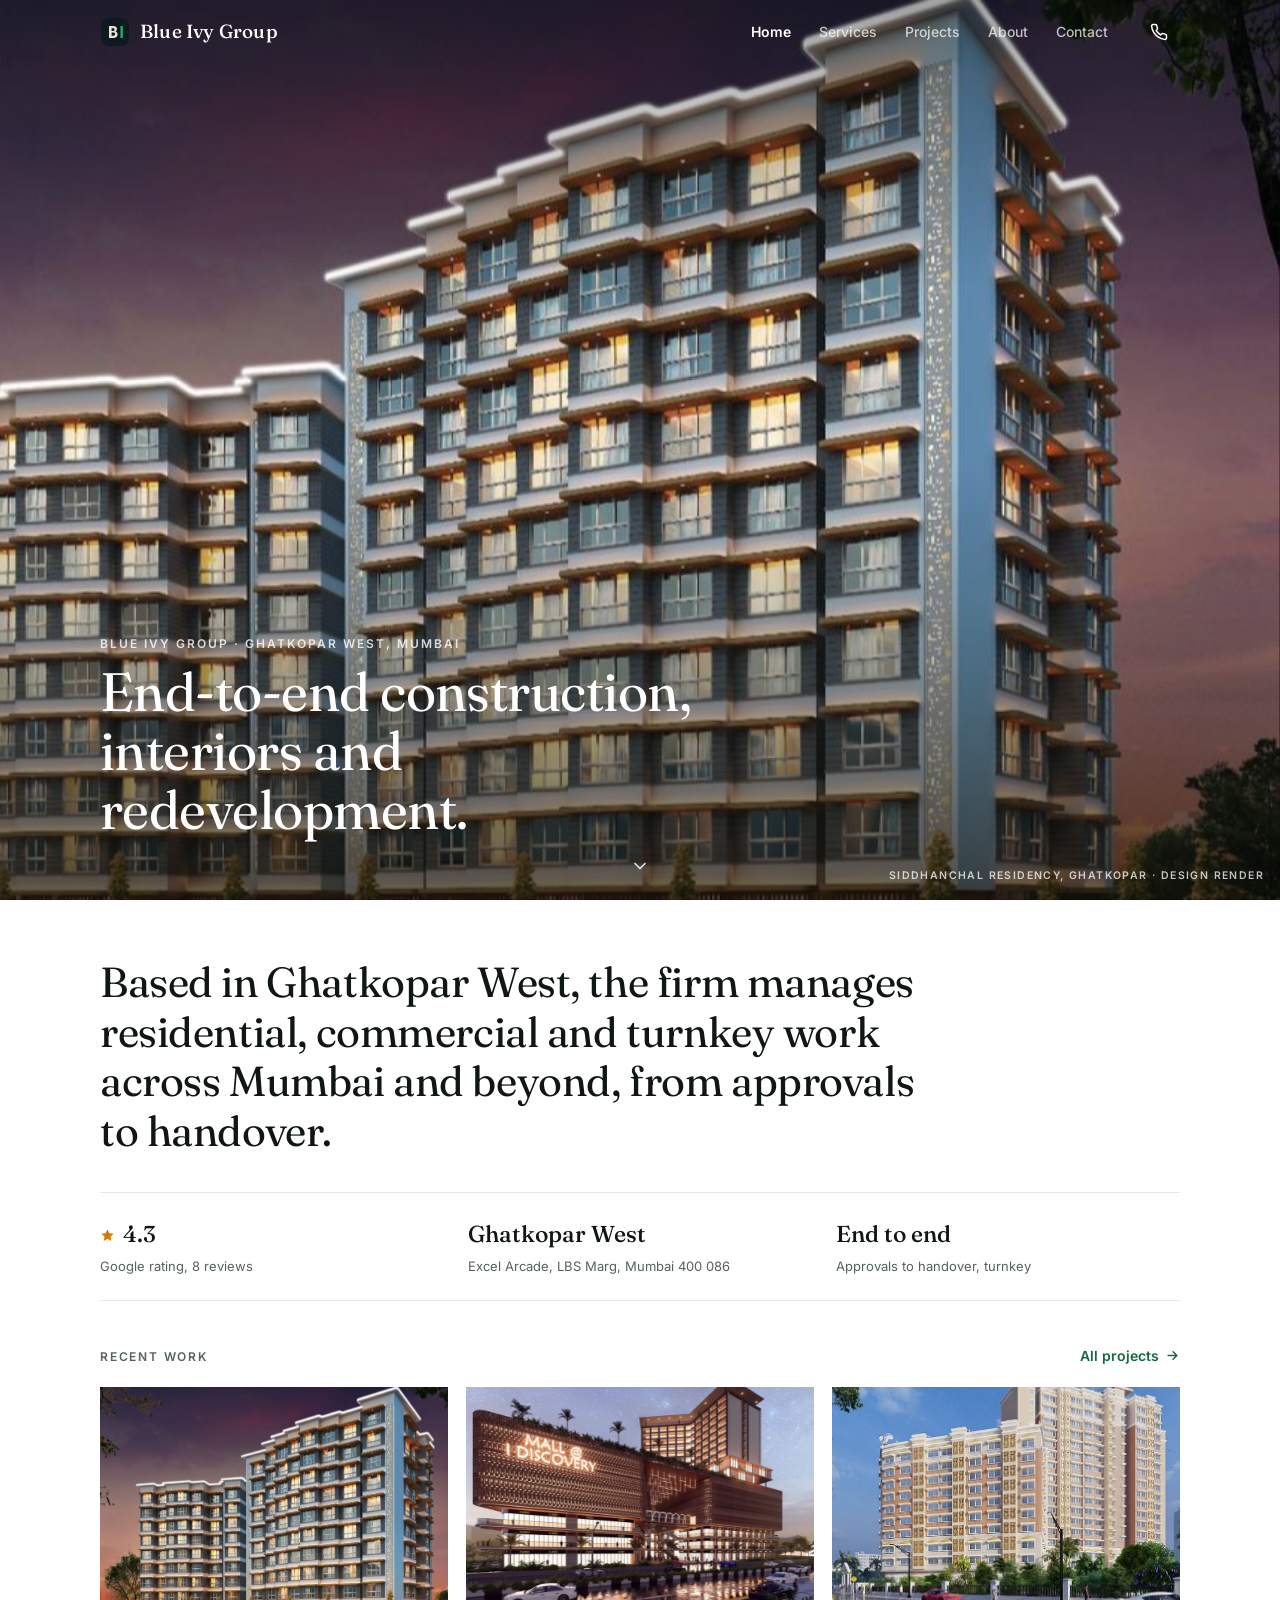
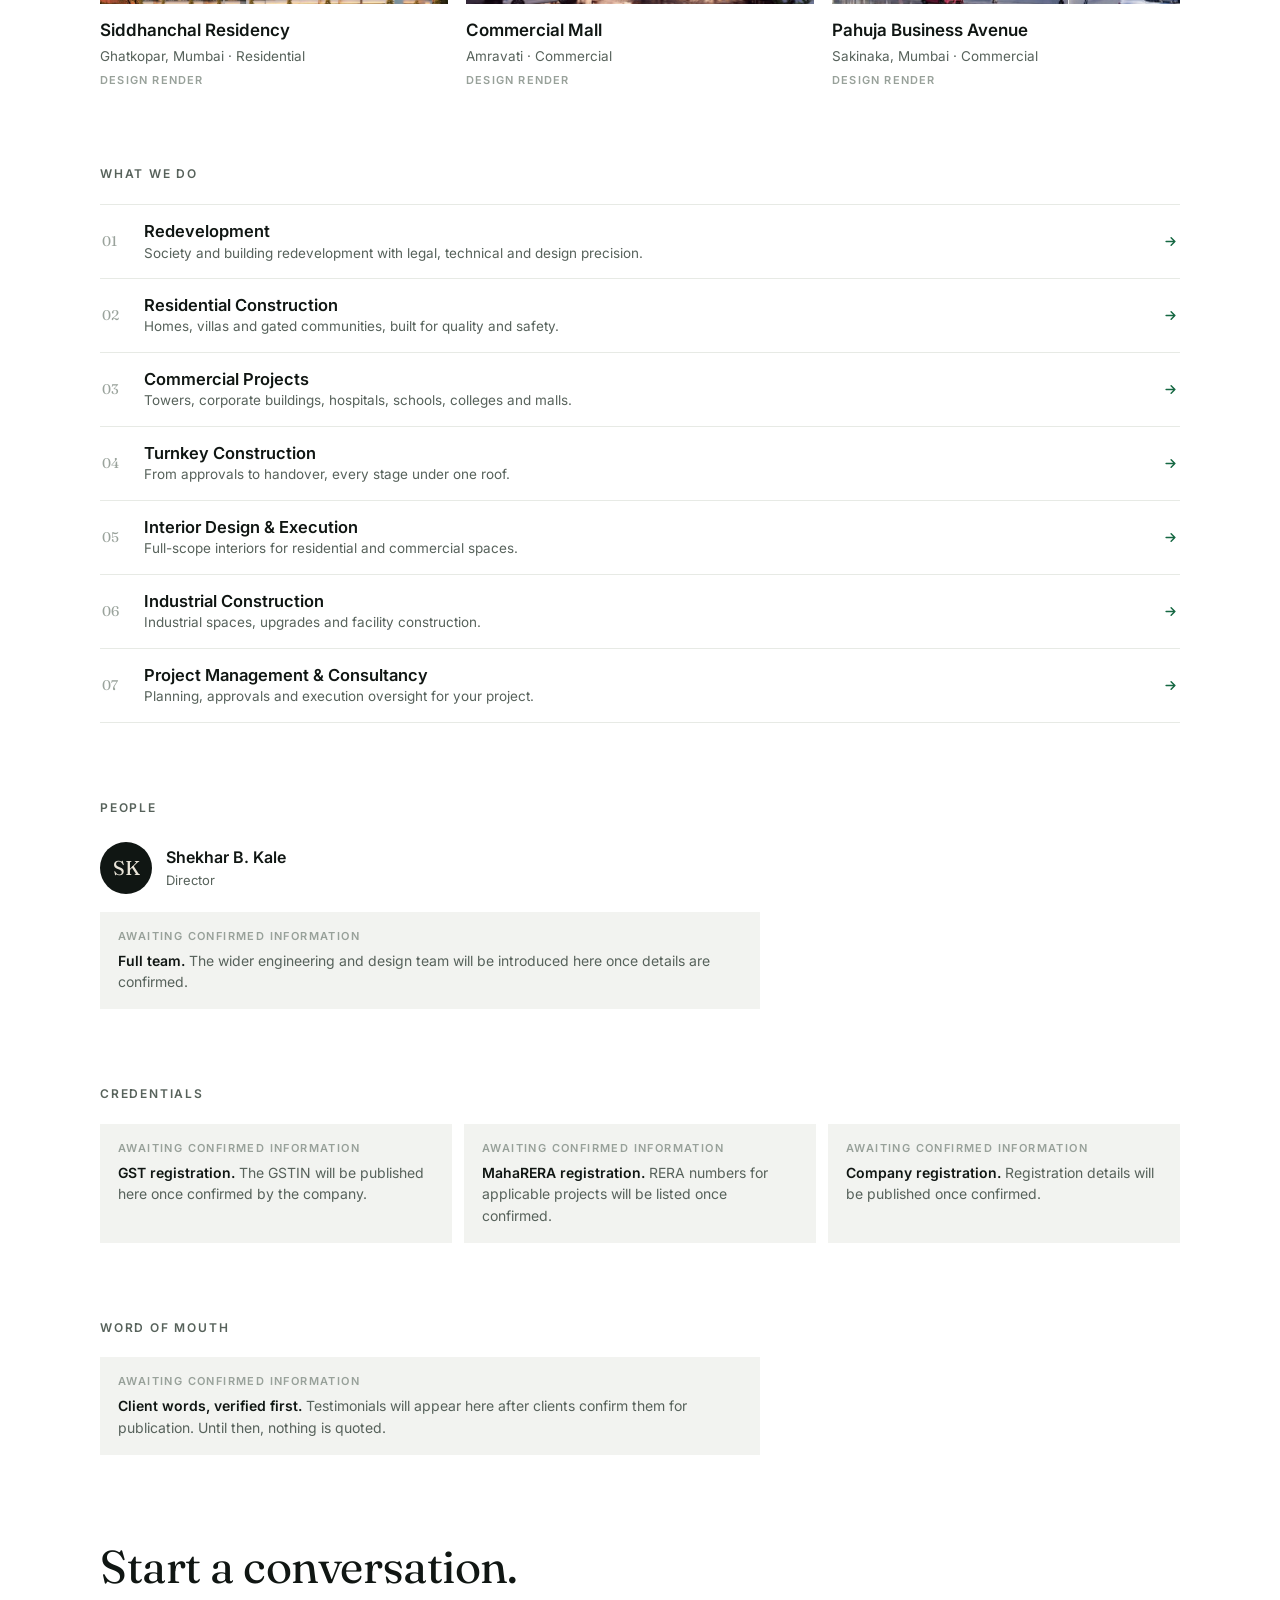
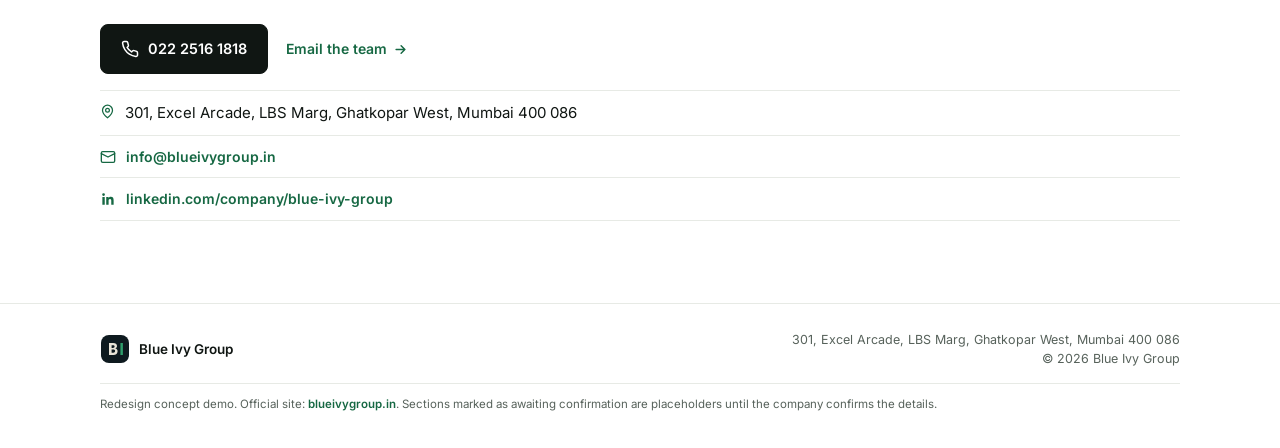
<file: index.html>
<!DOCTYPE html>
<html lang="en">
<head>
<meta charset="utf-8">
<meta name="viewport" content="width=device-width, initial-scale=1, viewport-fit=cover">
<title>Blue Ivy Group - Construction, Interiors & Redevelopment in Mumbai</title>
<meta name="description" content="Blue Ivy Group is a Mumbai construction, interiors and redevelopment firm based in Ghatkopar West. Residential, commercial and turnkey projects, managed end to end.">
<link rel="canonical" href="https://5hu3hendu.github.io/blue-ivy-group/index.html">
<meta property="og:type" content="website">
<meta property="og:site_name" content="Blue Ivy Group">
<meta property="og:title" content="Blue Ivy Group - Construction, Interiors & Redevelopment in Mumbai">
<meta property="og:description" content="Blue Ivy Group is a Mumbai construction, interiors and redevelopment firm based in Ghatkopar West. Residential, commercial and turnkey projects, managed end to end.">
<meta property="og:url" content="https://5hu3hendu.github.io/blue-ivy-group/index.html">
<meta property="og:image" content="https://5hu3hendu.github.io/blue-ivy-group/assets/img/og-cover.jpg">
<meta name="twitter:card" content="summary_large_image">
<meta name="theme-color" content="#0c110e">
<link rel="icon" href="assets/img/icon-192.png" sizes="192x192">
<link rel="apple-touch-icon" href="assets/img/icon-180.png">
<link rel="manifest" href="manifest.webmanifest">
<link rel="preconnect" href="https://fonts.googleapis.com">
<link rel="preconnect" href="https://fonts.gstatic.com" crossorigin>
<link href="https://fonts.googleapis.com/css2?family=Fraunces:opsz,wght@9..144,400;9..144,500;9..144,600&family=Inter:wght@400;500;600&display=swap" rel="stylesheet">
<link rel="stylesheet" href="assets/css/style.css">
<script type="application/ld+json">
{"@context":"https://schema.org","@type":"GeneralContractor","name":"Blue Ivy Group","url":"https://5hu3hendu.github.io/blue-ivy-group/","image":"https://5hu3hendu.github.io/blue-ivy-group/assets/img/og-cover.jpg","telephone":"+91-22-2516-1818","email":"info@blueivygroup.in","address":{"@type":"PostalAddress","streetAddress":"301, Excel Arcade, LBS Marg, Ghatkopar West","addressLocality":"Mumbai","addressRegion":"Maharashtra","postalCode":"400086","addressCountry":"IN"},"geo":{"@type":"GeoCoordinates","latitude":19.087315,"longitude":72.903306},"sameAs":["https://www.linkedin.com/company/blue-ivy-group","https://blueivygroup.in/"]}
</script>
</head>
<body>
<header class="topbar" id="topbar"><div class="wrap topbar-in">
<a class="brand" href="index.html"><svg width="30" height="30" viewBox="0 0 30 30" fill="none" aria-hidden="true"><rect x="1" y="1" width="28" height="28" rx="8" fill="#0e1a1f"/><path d="M9 21V9h4.2c2.4 0 3.8 1.1 3.8 2.9 0 1.2-.6 2.1-1.7 2.5 1.5.3 2.3 1.4 2.3 2.9 0 2.1-1.6 3.7-4.1 3.7H9zm2.6-7h1.4c1 0 1.6-.5 1.6-1.4s-.6-1.3-1.6-1.3h-1.4V14zm0 4.7h1.7c1.1 0 1.8-.6 1.8-1.6 0-1-.7-1.5-1.8-1.5h-1.7v3.1z" fill="#e9e4d8"/><path d="M20.4 9h2.5v12h-2.5z" fill="#2e9e6b"/></svg><span class="wm">Blue Ivy Group</span></a>
<nav class="nav-d" aria-label="Main"><a href="index.html" class="on">Home</a><a href="index.html#services">Services</a><a href="projects.html">Projects</a><a href="about.html">About</a><a href="contact.html">Contact</a></nav>
<div class="hact">
<a class="hico" href="tel:+912225161818" aria-label="Call Blue Ivy Group"><svg width="18" height="18" viewBox="0 0 24 24" fill="none" stroke="currentColor" stroke-width="2" stroke-linecap="round" stroke-linejoin="round" aria-hidden="true"><path d="M22 16.92v3a2 2 0 0 1-2.18 2 19.79 19.79 0 0 1-8.63-3.07 19.5 19.5 0 0 1-6-6 19.79 19.79 0 0 1-3.07-8.67A2 2 0 0 1 4.11 2h3a2 2 0 0 1 2 1.72c.13.96.36 1.9.7 2.81a2 2 0 0 1-.45 2.11L8.09 9.91a16 16 0 0 0 6 6l1.27-1.27a2 2 0 0 1 2.11-.45c.91.34 1.85.57 2.81.7A2 2 0 0 1 22 16.92z"/></svg></a>
<button class="hico" id="menuBtn" aria-label="Open menu" type="button"><svg width="21" height="21" viewBox="0 0 24 24" fill="none" stroke="currentColor" stroke-width="2" stroke-linecap="round" aria-hidden="true"><path d="M3 6h18M3 12h18M3 18h18"/></svg></button>
</div>
</div></header>
<div class="menu" id="menu" aria-hidden="true">
<button class="mclose" id="menuClose" aria-label="Close menu" type="button"><svg width="22" height="22" viewBox="0 0 24 24" fill="none" stroke="currentColor" stroke-width="2" stroke-linecap="round" aria-hidden="true"><path d="M18 6 6 18M6 6l12 12"/></svg></button>
<nav class="mlinks" aria-label="Menu"><a href="index.html" class="on">Home</a><a href="index.html#services">Services</a><a href="projects.html">Projects</a><a href="about.html">About</a><a href="contact.html">Contact</a></nav>
<div class="mfoot"><a href="tel:+912225161818">022 2516 1818</a><a href="mailto:info@blueivygroup.in">info@blueivygroup.in</a><span>301, Excel Arcade, LBS Marg, Ghatkopar West, Mumbai 400 086</span></div>
</div>
<main>

<section class="hero">
<div class="hero-img">
<img class="hpi on" src="assets/img/siddhanchal.jpg" alt="Design render of Siddhanchal Residency, Ghatkopar, at dusk" fetchpriority="high">
<img class="hpi" src="assets/img/amravati-mall.jpg" alt="Design render of the commercial mall project in Amravati" loading="eager">
<img class="hpi" src="assets/img/pahuja.jpg" alt="Design render of Pahuja Business Avenue in Sakinaka" loading="eager">
</div>
<div class="hero-scrim"></div>
<div class="hero-cap" id="heroCap">Siddhanchal Residency, Ghatkopar &middot; Design render</div>
<div class="hero-txt"><div class="wrap">
<div class="hero-kick">Blue Ivy Group &middot; Ghatkopar West, Mumbai</div>
<h1>End-to-end construction, interiors and redevelopment.</h1>
</div></div>
<a class="hero-scroll" href="#statement" aria-label="Scroll to content"><svg width="20" height="20" viewBox="0 0 24 24" fill="none" stroke="currentColor" stroke-width="2" stroke-linecap="round" stroke-linejoin="round" aria-hidden="true"><path d="m6 9 6 6 6-6"/></svg></a>
</section>

<section class="stmt" id="statement"><div class="wrap">
<p class="big" data-rv>Based in Ghatkopar West, the firm manages residential, commercial and turnkey work across Mumbai and beyond, from approvals to handover.</p>
<div class="facts" data-rv>
<div class="fact"><div class="fv"><svg width="15" height="15" viewBox="0 0 24 24" fill="#d97706" aria-hidden="true"><path d="M12 2l2.9 6.3 6.9.8-5.1 4.7 1.4 6.8L12 17.2 5.9 20.6l1.4-6.8L2.2 9.1l6.9-.8z"/></svg><span data-count="4.3" data-dec="1">4.3</span></div><div class="fk">Google rating, 8 reviews</div></div>
<div class="fact"><div class="fv">Ghatkopar West</div><div class="fk">Excel Arcade, LBS Marg, Mumbai 400 086</div></div>
<div class="fact"><div class="fv">End to end</div><div class="fk">Approvals to handover, turnkey</div></div>
</div>
</div></section>

<section><div class="wrap">
<div class="secrow" data-rv><span class="kick">Recent work</span><a class="tlink" href="projects.html">All projects <svg width="15" height="15" viewBox="0 0 24 24" fill="none" stroke="currentColor" stroke-width="2.4" stroke-linecap="round" stroke-linejoin="round" aria-hidden="true"><path d="M5 12h14m-6-6 6 6-6 6"/></svg></a></div>
<div class="plist">
<a class="pitem" href="projects.html" data-rv>
<div class="pimg plx"><img src="assets/img/siddhanchal.jpg" alt="Design render of Siddhanchal Residency in Ghatkopar" loading="lazy"></div>
<div class="pt">Siddhanchal Residency</div>
<div class="pl">Ghatkopar, Mumbai &middot; Residential</div><div class="pc">Design render</div>
</a>
<a class="pitem" href="projects.html" data-rv>
<div class="pimg plx"><img src="assets/img/amravati-mall.jpg" alt="Design render of the commercial mall project in Amravati" loading="lazy"></div>
<div class="pt">Commercial Mall</div>
<div class="pl">Amravati &middot; Commercial</div><div class="pc">Design render</div>
</a>
<a class="pitem" href="projects.html" data-rv>
<div class="pimg plx"><img src="assets/img/pahuja.jpg" alt="Design render of Pahuja Business Avenue in Sakinaka" loading="lazy"></div>
<div class="pt">Pahuja Business Avenue</div>
<div class="pl">Sakinaka, Mumbai &middot; Commercial</div><div class="pc">Design render</div>
</a>
</div>
</div></section>

<section id="services"><div class="wrap">
<div class="secrow" data-rv><span class="kick">What we do</span></div>
<div class="slist">
<a class="srow" href="services/redevelopment.html" data-rv><span class="sn">01</span><span class="st">Redevelopment<small>Society and building redevelopment with legal, technical and design precision.</small></span><span class="sa"><svg width="15" height="15" viewBox="0 0 24 24" fill="none" stroke="currentColor" stroke-width="2.4" stroke-linecap="round" stroke-linejoin="round" aria-hidden="true"><path d="M5 12h14m-6-6 6 6-6 6"/></svg></span></a>
<a class="srow" href="services/residential-construction.html" data-rv><span class="sn">02</span><span class="st">Residential Construction<small>Homes, villas and gated communities, built for quality and safety.</small></span><span class="sa"><svg width="15" height="15" viewBox="0 0 24 24" fill="none" stroke="currentColor" stroke-width="2.4" stroke-linecap="round" stroke-linejoin="round" aria-hidden="true"><path d="M5 12h14m-6-6 6 6-6 6"/></svg></span></a>
<a class="srow" href="services/commercial-projects.html" data-rv><span class="sn">03</span><span class="st">Commercial Projects<small>Towers, corporate buildings, hospitals, schools, colleges and malls.</small></span><span class="sa"><svg width="15" height="15" viewBox="0 0 24 24" fill="none" stroke="currentColor" stroke-width="2.4" stroke-linecap="round" stroke-linejoin="round" aria-hidden="true"><path d="M5 12h14m-6-6 6 6-6 6"/></svg></span></a>
<a class="srow" href="services/turnkey-construction.html" data-rv><span class="sn">04</span><span class="st">Turnkey Construction<small>From approvals to handover, every stage under one roof.</small></span><span class="sa"><svg width="15" height="15" viewBox="0 0 24 24" fill="none" stroke="currentColor" stroke-width="2.4" stroke-linecap="round" stroke-linejoin="round" aria-hidden="true"><path d="M5 12h14m-6-6 6 6-6 6"/></svg></span></a>
<a class="srow" href="services/interior-design.html" data-rv><span class="sn">05</span><span class="st">Interior Design &amp; Execution<small>Full-scope interiors for residential and commercial spaces.</small></span><span class="sa"><svg width="15" height="15" viewBox="0 0 24 24" fill="none" stroke="currentColor" stroke-width="2.4" stroke-linecap="round" stroke-linejoin="round" aria-hidden="true"><path d="M5 12h14m-6-6 6 6-6 6"/></svg></span></a>
<a class="srow" href="services/industrial-construction.html" data-rv><span class="sn">06</span><span class="st">Industrial Construction<small>Industrial spaces, upgrades and facility construction.</small></span><span class="sa"><svg width="15" height="15" viewBox="0 0 24 24" fill="none" stroke="currentColor" stroke-width="2.4" stroke-linecap="round" stroke-linejoin="round" aria-hidden="true"><path d="M5 12h14m-6-6 6 6-6 6"/></svg></span></a>
<a class="srow" href="services/project-management-consultancy.html" data-rv><span class="sn">07</span><span class="st">Project Management &amp; Consultancy<small>Planning, approvals and execution oversight for your project.</small></span><span class="sa"><svg width="15" height="15" viewBox="0 0 24 24" fill="none" stroke="currentColor" stroke-width="2.4" stroke-linecap="round" stroke-linejoin="round" aria-hidden="true"><path d="M5 12h14m-6-6 6 6-6 6"/></svg></span></a>
</div>
</div></section>

<section><div class="wrap">
<div class="secrow" data-rv><span class="kick">People</span></div>
<div class="person" data-rv><div class="avatar">SK</div><div><div class="n">Shekhar B. Kale</div><div class="r">Director</div></div></div>
<div style="margin-top:14px" class="uc" data-rv><span class="ucl">Awaiting confirmed information</span><b>Full team.</b> The wider engineering and design team will be introduced here once details are confirmed.</div>
</div></section>

<section><div class="wrap">
<div class="secrow" data-rv><span class="kick">Credentials</span></div>
<div class="ucg">
<div class="uc" data-rv><span class="ucl">Awaiting confirmed information</span><b>GST registration.</b> The GSTIN will be published here once confirmed by the company.</div>
<div class="uc" data-rv><span class="ucl">Awaiting confirmed information</span><b>MahaRERA registration.</b> RERA numbers for applicable projects will be listed once confirmed.</div>
<div class="uc" data-rv><span class="ucl">Awaiting confirmed information</span><b>Company registration.</b> Registration details will be published once confirmed.</div>
</div>
</div></section>

<section><div class="wrap">
<div class="secrow" data-rv><span class="kick">Word of mouth</span></div>
<div class="uc" data-rv><span class="ucl">Awaiting confirmed information</span><b>Client words, verified first.</b> Testimonials will appear here after clients confirm them for publication. Until then, nothing is quoted.</div>
</div></section>

<section><div class="wrap">
<h2 class="big2" data-rv>Start a conversation.</h2>
<div data-rv><div class="ctarow">
<a class="btn" href="tel:+912225161818"><svg width="18" height="18" viewBox="0 0 24 24" fill="none" stroke="currentColor" stroke-width="2" stroke-linecap="round" stroke-linejoin="round" aria-hidden="true"><path d="M22 16.92v3a2 2 0 0 1-2.18 2 19.79 19.79 0 0 1-8.63-3.07 19.5 19.5 0 0 1-6-6 19.79 19.79 0 0 1-3.07-8.67A2 2 0 0 1 4.11 2h3a2 2 0 0 1 2 1.72c.13.96.36 1.9.7 2.81a2 2 0 0 1-.45 2.11L8.09 9.91a16 16 0 0 0 6 6l1.27-1.27a2 2 0 0 1 2.11-.45c.91.34 1.85.57 2.81.7A2 2 0 0 1 22 16.92z"/></svg>022 2516 1818</a>
<a class="tlink" href="mailto:info@blueivygroup.in">Email the team <svg width="15" height="15" viewBox="0 0 24 24" fill="none" stroke="currentColor" stroke-width="2.4" stroke-linecap="round" stroke-linejoin="round" aria-hidden="true"><path d="M5 12h14m-6-6 6 6-6 6"/></svg></a>
</div></div>
<div class="clines" data-rv>
<div class="cline"><svg width="15" height="15" viewBox="0 0 24 24" fill="none" stroke="currentColor" stroke-width="2" stroke-linecap="round" stroke-linejoin="round" aria-hidden="true"><path d="M20 10c0 6-8 12-8 12s-8-6-8-12a8 8 0 0 1 16 0z"/><circle cx="12" cy="10" r="3"/></svg><span>301, Excel Arcade, LBS Marg, Ghatkopar West, Mumbai 400 086</span></div>
<div class="cline"><svg width="16" height="16" viewBox="0 0 24 24" fill="none" stroke="currentColor" stroke-width="2" stroke-linecap="round" stroke-linejoin="round" aria-hidden="true"><rect x="2" y="4" width="20" height="16" rx="2"/><path d="m22 7-10 5L2 7"/></svg><a class="tlink" href="mailto:info@blueivygroup.in">info@blueivygroup.in</a></div>
<div class="cline"><svg width="16" height="16" viewBox="0 0 24 24" fill="currentColor" aria-hidden="true"><path d="M20.45 20.45h-3.55v-5.57c0-1.33-.03-3.04-1.85-3.04-1.86 0-2.14 1.45-2.14 2.94v5.67H9.35V9h3.41v1.56h.05c.47-.9 1.63-1.85 3.36-1.85 3.6 0 4.27 2.37 4.27 5.45v6.29zM5.34 7.43a2.06 2.06 0 1 1 0-4.12 2.06 2.06 0 0 1 0 4.12zM7.12 20.45H3.55V9h3.57v11.45z"/></svg><a class="tlink" href="https://www.linkedin.com/company/blue-ivy-group" rel="noopener">linkedin.com/company/blue-ivy-group</a></div>
</div>
</div></section>

</main>
<footer><div class="wrap">
<div class="foot">
<a class="l" href="index.html"><svg width="30" height="30" viewBox="0 0 30 30" fill="none" aria-hidden="true"><rect x="1" y="1" width="28" height="28" rx="8" fill="#0e1a1f"/><path d="M9 21V9h4.2c2.4 0 3.8 1.1 3.8 2.9 0 1.2-.6 2.1-1.7 2.5 1.5.3 2.3 1.4 2.3 2.9 0 2.1-1.6 3.7-4.1 3.7H9zm2.6-7h1.4c1 0 1.6-.5 1.6-1.4s-.6-1.3-1.6-1.3h-1.4V14zm0 4.7h1.7c1.1 0 1.8-.6 1.8-1.6 0-1-.7-1.5-1.8-1.5h-1.7v3.1z" fill="#e9e4d8"/><path d="M20.4 9h2.5v12h-2.5z" fill="#2e9e6b"/></svg><span>Blue Ivy Group</span></a>
<div class="r">301, Excel Arcade, LBS Marg, Ghatkopar West, Mumbai 400 086<br>&copy; 2026 Blue Ivy Group</div>
</div>
<div class="demo">Redesign concept demo. Official site: <a href="https://blueivygroup.in/" style="color:var(--ivy);font-weight:600">blueivygroup.in</a>. Sections marked as awaiting confirmation are placeholders until the company confirms the details.</div>
</div></footer>
<script src="assets/js/main.js" defer></script>
</body>
</html>
</file>
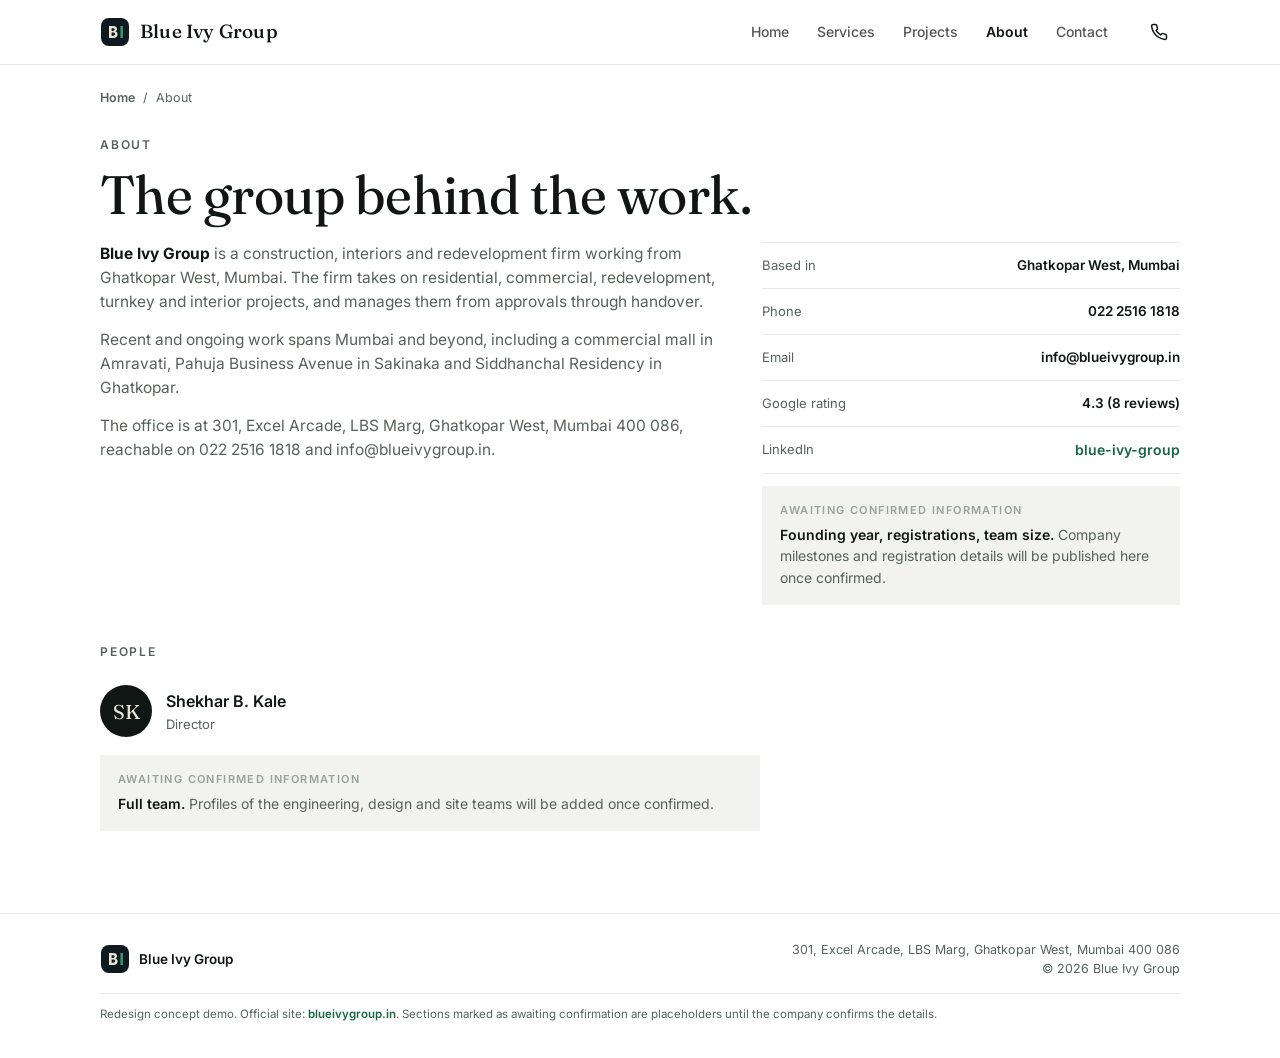
<file: about.html>
<!DOCTYPE html>
<html lang="en">
<head>
<meta charset="utf-8">
<meta name="viewport" content="width=device-width, initial-scale=1, viewport-fit=cover">
<title>About - Blue Ivy Group, Mumbai</title>
<meta name="description" content="About Blue Ivy Group: a construction, interiors and redevelopment firm from Ghatkopar West, Mumbai, led by Director Shekhar B. Kale.">
<link rel="canonical" href="https://5hu3hendu.github.io/blue-ivy-group/about.html">
<meta property="og:type" content="website">
<meta property="og:site_name" content="Blue Ivy Group">
<meta property="og:title" content="About - Blue Ivy Group, Mumbai">
<meta property="og:description" content="About Blue Ivy Group: a construction, interiors and redevelopment firm from Ghatkopar West, Mumbai, led by Director Shekhar B. Kale.">
<meta property="og:url" content="https://5hu3hendu.github.io/blue-ivy-group/about.html">
<meta property="og:image" content="https://5hu3hendu.github.io/blue-ivy-group/assets/img/og-cover.jpg">
<meta name="twitter:card" content="summary_large_image">
<meta name="theme-color" content="#0c110e">
<link rel="icon" href="assets/img/icon-192.png" sizes="192x192">
<link rel="apple-touch-icon" href="assets/img/icon-180.png">
<link rel="manifest" href="manifest.webmanifest">
<link rel="preconnect" href="https://fonts.googleapis.com">
<link rel="preconnect" href="https://fonts.gstatic.com" crossorigin>
<link href="https://fonts.googleapis.com/css2?family=Fraunces:opsz,wght@9..144,400;9..144,500;9..144,600&family=Inter:wght@400;500;600&display=swap" rel="stylesheet">
<link rel="stylesheet" href="assets/css/style.css">

</head>
<body class="inner">
<header class="topbar" id="topbar"><div class="wrap topbar-in">
<a class="brand" href="index.html"><svg width="30" height="30" viewBox="0 0 30 30" fill="none" aria-hidden="true"><rect x="1" y="1" width="28" height="28" rx="8" fill="#0e1a1f"/><path d="M9 21V9h4.2c2.4 0 3.8 1.1 3.8 2.9 0 1.2-.6 2.1-1.7 2.5 1.5.3 2.3 1.4 2.3 2.9 0 2.1-1.6 3.7-4.1 3.7H9zm2.6-7h1.4c1 0 1.6-.5 1.6-1.4s-.6-1.3-1.6-1.3h-1.4V14zm0 4.7h1.7c1.1 0 1.8-.6 1.8-1.6 0-1-.7-1.5-1.8-1.5h-1.7v3.1z" fill="#e9e4d8"/><path d="M20.4 9h2.5v12h-2.5z" fill="#2e9e6b"/></svg><span class="wm">Blue Ivy Group</span></a>
<nav class="nav-d" aria-label="Main"><a href="index.html">Home</a><a href="index.html#services">Services</a><a href="projects.html">Projects</a><a href="about.html" class="on">About</a><a href="contact.html">Contact</a></nav>
<div class="hact">
<a class="hico" href="tel:+912225161818" aria-label="Call Blue Ivy Group"><svg width="18" height="18" viewBox="0 0 24 24" fill="none" stroke="currentColor" stroke-width="2" stroke-linecap="round" stroke-linejoin="round" aria-hidden="true"><path d="M22 16.92v3a2 2 0 0 1-2.18 2 19.79 19.79 0 0 1-8.63-3.07 19.5 19.5 0 0 1-6-6 19.79 19.79 0 0 1-3.07-8.67A2 2 0 0 1 4.11 2h3a2 2 0 0 1 2 1.72c.13.96.36 1.9.7 2.81a2 2 0 0 1-.45 2.11L8.09 9.91a16 16 0 0 0 6 6l1.27-1.27a2 2 0 0 1 2.11-.45c.91.34 1.85.57 2.81.7A2 2 0 0 1 22 16.92z"/></svg></a>
<button class="hico" id="menuBtn" aria-label="Open menu" type="button"><svg width="21" height="21" viewBox="0 0 24 24" fill="none" stroke="currentColor" stroke-width="2" stroke-linecap="round" aria-hidden="true"><path d="M3 6h18M3 12h18M3 18h18"/></svg></button>
</div>
</div></header>
<div class="menu" id="menu" aria-hidden="true">
<button class="mclose" id="menuClose" aria-label="Close menu" type="button"><svg width="22" height="22" viewBox="0 0 24 24" fill="none" stroke="currentColor" stroke-width="2" stroke-linecap="round" aria-hidden="true"><path d="M18 6 6 18M6 6l12 12"/></svg></button>
<nav class="mlinks" aria-label="Menu"><a href="index.html">Home</a><a href="index.html#services">Services</a><a href="projects.html">Projects</a><a href="about.html" class="on">About</a><a href="contact.html">Contact</a></nav>
<div class="mfoot"><a href="tel:+912225161818">022 2516 1818</a><a href="mailto:info@blueivygroup.in">info@blueivygroup.in</a><span>301, Excel Arcade, LBS Marg, Ghatkopar West, Mumbai 400 086</span></div>
</div>
<main>

<div class="wrap">
<div class="crumb"><a href="index.html">Home</a> &nbsp;/&nbsp; About</div>
<div class="head">
<span class="kick">About</span>
<h1>The group behind the work.</h1>
</div>
<div class="split">
<div class="prose" data-rv>
<p><b>Blue Ivy Group</b> is a construction, interiors and redevelopment firm working from Ghatkopar West, Mumbai. The firm takes on residential, commercial, redevelopment, turnkey and interior projects, and manages them from approvals through handover.</p>
<p>Recent and ongoing work spans Mumbai and beyond, including a commercial mall in Amravati, Pahuja Business Avenue in Sakinaka and Siddhanchal Residency in Ghatkopar.</p>
<p>The office is at 301, Excel Arcade, LBS Marg, Ghatkopar West, Mumbai 400 086, reachable on 022 2516 1818 and info@blueivygroup.in.</p>
</div>
<div data-rv>
<div class="facts2">
<div class="row"><span class="k">Based in</span><span class="v">Ghatkopar West, Mumbai</span></div>
<div class="row"><span class="k">Phone</span><span class="v">022 2516 1818</span></div>
<div class="row"><span class="k">Email</span><span class="v">info@blueivygroup.in</span></div>
<div class="row"><span class="k">Google rating</span><span class="v">4.3 (8 reviews)</span></div>
<div class="row"><span class="k">LinkedIn</span><span class="v"><a class="tlink" href="https://www.linkedin.com/company/blue-ivy-group" rel="noopener">blue-ivy-group</a></span></div>
</div>
<div style="margin-top:12px" class="uc"><span class="ucl">Awaiting confirmed information</span><b>Founding year, registrations, team size.</b> Company milestones and registration details will be published here once confirmed.</div>
</div>
</div>
<section>
<div class="secrow" data-rv><span class="kick">People</span></div>
<div class="person" data-rv><div class="avatar">SK</div><div><div class="n">Shekhar B. Kale</div><div class="r">Director</div></div></div>
<div style="margin-top:14px" class="uc" data-rv><span class="ucl">Awaiting confirmed information</span><b>Full team.</b> Profiles of the engineering, design and site teams will be added once confirmed.</div>
</section>
</div>

</main>
<footer><div class="wrap">
<div class="foot">
<a class="l" href="index.html"><svg width="30" height="30" viewBox="0 0 30 30" fill="none" aria-hidden="true"><rect x="1" y="1" width="28" height="28" rx="8" fill="#0e1a1f"/><path d="M9 21V9h4.2c2.4 0 3.8 1.1 3.8 2.9 0 1.2-.6 2.1-1.7 2.5 1.5.3 2.3 1.4 2.3 2.9 0 2.1-1.6 3.7-4.1 3.7H9zm2.6-7h1.4c1 0 1.6-.5 1.6-1.4s-.6-1.3-1.6-1.3h-1.4V14zm0 4.7h1.7c1.1 0 1.8-.6 1.8-1.6 0-1-.7-1.5-1.8-1.5h-1.7v3.1z" fill="#e9e4d8"/><path d="M20.4 9h2.5v12h-2.5z" fill="#2e9e6b"/></svg><span>Blue Ivy Group</span></a>
<div class="r">301, Excel Arcade, LBS Marg, Ghatkopar West, Mumbai 400 086<br>&copy; 2026 Blue Ivy Group</div>
</div>
<div class="demo">Redesign concept demo. Official site: <a href="https://blueivygroup.in/" style="color:var(--ivy);font-weight:600">blueivygroup.in</a>. Sections marked as awaiting confirmation are placeholders until the company confirms the details.</div>
</div></footer>
<script src="assets/js/main.js" defer></script>
</body>
</html>
</file>
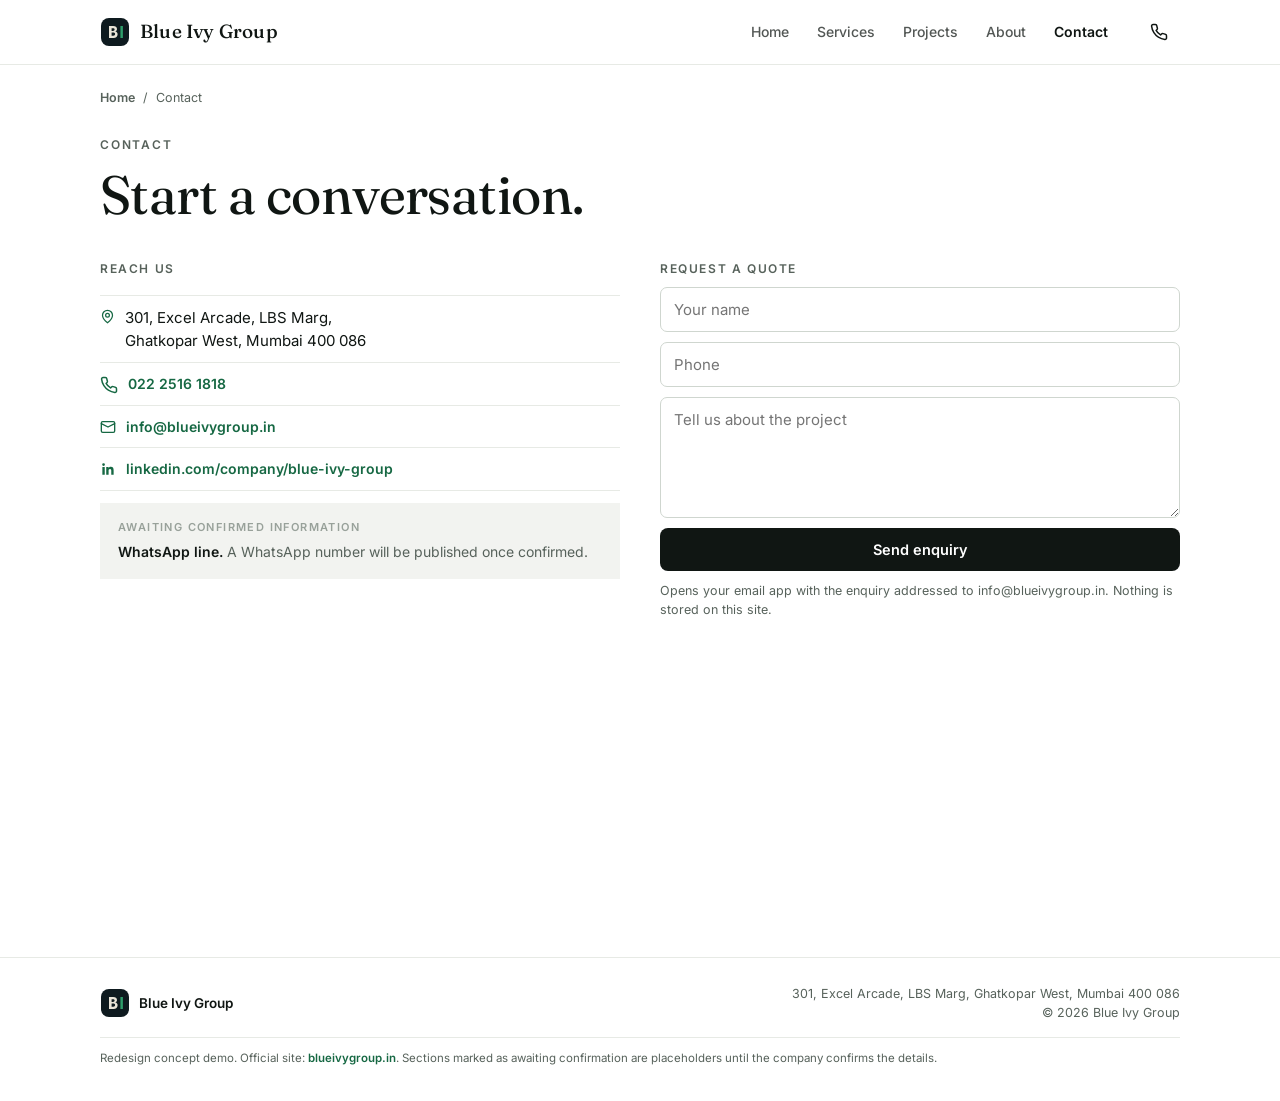
<file: contact.html>
<!DOCTYPE html>
<html lang="en">
<head>
<meta charset="utf-8">
<meta name="viewport" content="width=device-width, initial-scale=1, viewport-fit=cover">
<title>Contact - Blue Ivy Group, Ghatkopar West, Mumbai</title>
<meta name="description" content="Contact Blue Ivy Group: 301, Excel Arcade, LBS Marg, Ghatkopar West, Mumbai 400 086. Call 022 2516 1818 or email info@blueivygroup.in.">
<link rel="canonical" href="https://5hu3hendu.github.io/blue-ivy-group/contact.html">
<meta property="og:type" content="website">
<meta property="og:site_name" content="Blue Ivy Group">
<meta property="og:title" content="Contact - Blue Ivy Group, Ghatkopar West, Mumbai">
<meta property="og:description" content="Contact Blue Ivy Group: 301, Excel Arcade, LBS Marg, Ghatkopar West, Mumbai 400 086. Call 022 2516 1818 or email info@blueivygroup.in.">
<meta property="og:url" content="https://5hu3hendu.github.io/blue-ivy-group/contact.html">
<meta property="og:image" content="https://5hu3hendu.github.io/blue-ivy-group/assets/img/og-cover.jpg">
<meta name="twitter:card" content="summary_large_image">
<meta name="theme-color" content="#0c110e">
<link rel="icon" href="assets/img/icon-192.png" sizes="192x192">
<link rel="apple-touch-icon" href="assets/img/icon-180.png">
<link rel="manifest" href="manifest.webmanifest">
<link rel="preconnect" href="https://fonts.googleapis.com">
<link rel="preconnect" href="https://fonts.gstatic.com" crossorigin>
<link href="https://fonts.googleapis.com/css2?family=Fraunces:opsz,wght@9..144,400;9..144,500;9..144,600&family=Inter:wght@400;500;600&display=swap" rel="stylesheet">
<link rel="stylesheet" href="assets/css/style.css">

</head>
<body class="inner">
<header class="topbar" id="topbar"><div class="wrap topbar-in">
<a class="brand" href="index.html"><svg width="30" height="30" viewBox="0 0 30 30" fill="none" aria-hidden="true"><rect x="1" y="1" width="28" height="28" rx="8" fill="#0e1a1f"/><path d="M9 21V9h4.2c2.4 0 3.8 1.1 3.8 2.9 0 1.2-.6 2.1-1.7 2.5 1.5.3 2.3 1.4 2.3 2.9 0 2.1-1.6 3.7-4.1 3.7H9zm2.6-7h1.4c1 0 1.6-.5 1.6-1.4s-.6-1.3-1.6-1.3h-1.4V14zm0 4.7h1.7c1.1 0 1.8-.6 1.8-1.6 0-1-.7-1.5-1.8-1.5h-1.7v3.1z" fill="#e9e4d8"/><path d="M20.4 9h2.5v12h-2.5z" fill="#2e9e6b"/></svg><span class="wm">Blue Ivy Group</span></a>
<nav class="nav-d" aria-label="Main"><a href="index.html">Home</a><a href="index.html#services">Services</a><a href="projects.html">Projects</a><a href="about.html">About</a><a href="contact.html" class="on">Contact</a></nav>
<div class="hact">
<a class="hico" href="tel:+912225161818" aria-label="Call Blue Ivy Group"><svg width="18" height="18" viewBox="0 0 24 24" fill="none" stroke="currentColor" stroke-width="2" stroke-linecap="round" stroke-linejoin="round" aria-hidden="true"><path d="M22 16.92v3a2 2 0 0 1-2.18 2 19.79 19.79 0 0 1-8.63-3.07 19.5 19.5 0 0 1-6-6 19.79 19.79 0 0 1-3.07-8.67A2 2 0 0 1 4.11 2h3a2 2 0 0 1 2 1.72c.13.96.36 1.9.7 2.81a2 2 0 0 1-.45 2.11L8.09 9.91a16 16 0 0 0 6 6l1.27-1.27a2 2 0 0 1 2.11-.45c.91.34 1.85.57 2.81.7A2 2 0 0 1 22 16.92z"/></svg></a>
<button class="hico" id="menuBtn" aria-label="Open menu" type="button"><svg width="21" height="21" viewBox="0 0 24 24" fill="none" stroke="currentColor" stroke-width="2" stroke-linecap="round" aria-hidden="true"><path d="M3 6h18M3 12h18M3 18h18"/></svg></button>
</div>
</div></header>
<div class="menu" id="menu" aria-hidden="true">
<button class="mclose" id="menuClose" aria-label="Close menu" type="button"><svg width="22" height="22" viewBox="0 0 24 24" fill="none" stroke="currentColor" stroke-width="2" stroke-linecap="round" aria-hidden="true"><path d="M18 6 6 18M6 6l12 12"/></svg></button>
<nav class="mlinks" aria-label="Menu"><a href="index.html">Home</a><a href="index.html#services">Services</a><a href="projects.html">Projects</a><a href="about.html">About</a><a href="contact.html" class="on">Contact</a></nav>
<div class="mfoot"><a href="tel:+912225161818">022 2516 1818</a><a href="mailto:info@blueivygroup.in">info@blueivygroup.in</a><span>301, Excel Arcade, LBS Marg, Ghatkopar West, Mumbai 400 086</span></div>
</div>
<main>

<div class="wrap">
<div class="crumb"><a href="index.html">Home</a> &nbsp;/&nbsp; Contact</div>
<div class="head">
<span class="kick">Contact</span>
<h1>Start a conversation.</h1>
</div>
<section style="padding-top:18px">
<div class="cgrid">
<div class="cblock" data-rv>
<h3>Reach us</h3>
<div class="clines">
<div class="cline"><svg width="15" height="15" viewBox="0 0 24 24" fill="none" stroke="currentColor" stroke-width="2" stroke-linecap="round" stroke-linejoin="round" aria-hidden="true"><path d="M20 10c0 6-8 12-8 12s-8-6-8-12a8 8 0 0 1 16 0z"/><circle cx="12" cy="10" r="3"/></svg><span>301, Excel Arcade, LBS Marg,<br>Ghatkopar West, Mumbai 400 086</span></div>
<div class="cline"><svg width="18" height="18" viewBox="0 0 24 24" fill="none" stroke="currentColor" stroke-width="2" stroke-linecap="round" stroke-linejoin="round" aria-hidden="true"><path d="M22 16.92v3a2 2 0 0 1-2.18 2 19.79 19.79 0 0 1-8.63-3.07 19.5 19.5 0 0 1-6-6 19.79 19.79 0 0 1-3.07-8.67A2 2 0 0 1 4.11 2h3a2 2 0 0 1 2 1.72c.13.96.36 1.9.7 2.81a2 2 0 0 1-.45 2.11L8.09 9.91a16 16 0 0 0 6 6l1.27-1.27a2 2 0 0 1 2.11-.45c.91.34 1.85.57 2.81.7A2 2 0 0 1 22 16.92z"/></svg><a class="tlink" href="tel:+912225161818">022 2516 1818</a></div>
<div class="cline"><svg width="16" height="16" viewBox="0 0 24 24" fill="none" stroke="currentColor" stroke-width="2" stroke-linecap="round" stroke-linejoin="round" aria-hidden="true"><rect x="2" y="4" width="20" height="16" rx="2"/><path d="m22 7-10 5L2 7"/></svg><a class="tlink" href="mailto:info@blueivygroup.in">info@blueivygroup.in</a></div>
<div class="cline"><svg width="16" height="16" viewBox="0 0 24 24" fill="currentColor" aria-hidden="true"><path d="M20.45 20.45h-3.55v-5.57c0-1.33-.03-3.04-1.85-3.04-1.86 0-2.14 1.45-2.14 2.94v5.67H9.35V9h3.41v1.56h.05c.47-.9 1.63-1.85 3.36-1.85 3.6 0 4.27 2.37 4.27 5.45v6.29zM5.34 7.43a2.06 2.06 0 1 1 0-4.12 2.06 2.06 0 0 1 0 4.12zM7.12 20.45H3.55V9h3.57v11.45z"/></svg><a class="tlink" href="https://www.linkedin.com/company/blue-ivy-group" rel="noopener">linkedin.com/company/blue-ivy-group</a></div>
</div>
<div style="margin-top:12px" class="uc"><span class="ucl">Awaiting confirmed information</span><b>WhatsApp line.</b> A WhatsApp number will be published once confirmed.</div>
<div class="map"><iframe title="Map - Blue Ivy Group, Ghatkopar West" src="https://www.google.com/maps?q=19.087315,72.903306&z=16&output=embed" loading="lazy" referrerpolicy="no-referrer-when-downgrade"></iframe></div>
</div>
<div class="cblock" data-rv>
<h3>Request a quote</h3>
<form class="qform" id="qform">
<input name="name" autocomplete="name" placeholder="Your name" required>
<input name="phone" autocomplete="tel" inputmode="tel" placeholder="Phone" required>
<textarea name="msg" rows="5" placeholder="Tell us about the project" required></textarea>
<button type="submit">Send enquiry</button>
<div class="form-note">Opens your email app with the enquiry addressed to info@blueivygroup.in. Nothing is stored on this site.</div>
</form>
</div>
</div>
</section>
</div>

</main>
<footer><div class="wrap">
<div class="foot">
<a class="l" href="index.html"><svg width="30" height="30" viewBox="0 0 30 30" fill="none" aria-hidden="true"><rect x="1" y="1" width="28" height="28" rx="8" fill="#0e1a1f"/><path d="M9 21V9h4.2c2.4 0 3.8 1.1 3.8 2.9 0 1.2-.6 2.1-1.7 2.5 1.5.3 2.3 1.4 2.3 2.9 0 2.1-1.6 3.7-4.1 3.7H9zm2.6-7h1.4c1 0 1.6-.5 1.6-1.4s-.6-1.3-1.6-1.3h-1.4V14zm0 4.7h1.7c1.1 0 1.8-.6 1.8-1.6 0-1-.7-1.5-1.8-1.5h-1.7v3.1z" fill="#e9e4d8"/><path d="M20.4 9h2.5v12h-2.5z" fill="#2e9e6b"/></svg><span>Blue Ivy Group</span></a>
<div class="r">301, Excel Arcade, LBS Marg, Ghatkopar West, Mumbai 400 086<br>&copy; 2026 Blue Ivy Group</div>
</div>
<div class="demo">Redesign concept demo. Official site: <a href="https://blueivygroup.in/" style="color:var(--ivy);font-weight:600">blueivygroup.in</a>. Sections marked as awaiting confirmation are placeholders until the company confirms the details.</div>
</div></footer>
<script src="assets/js/main.js" defer></script>
</body>
</html>
</file>
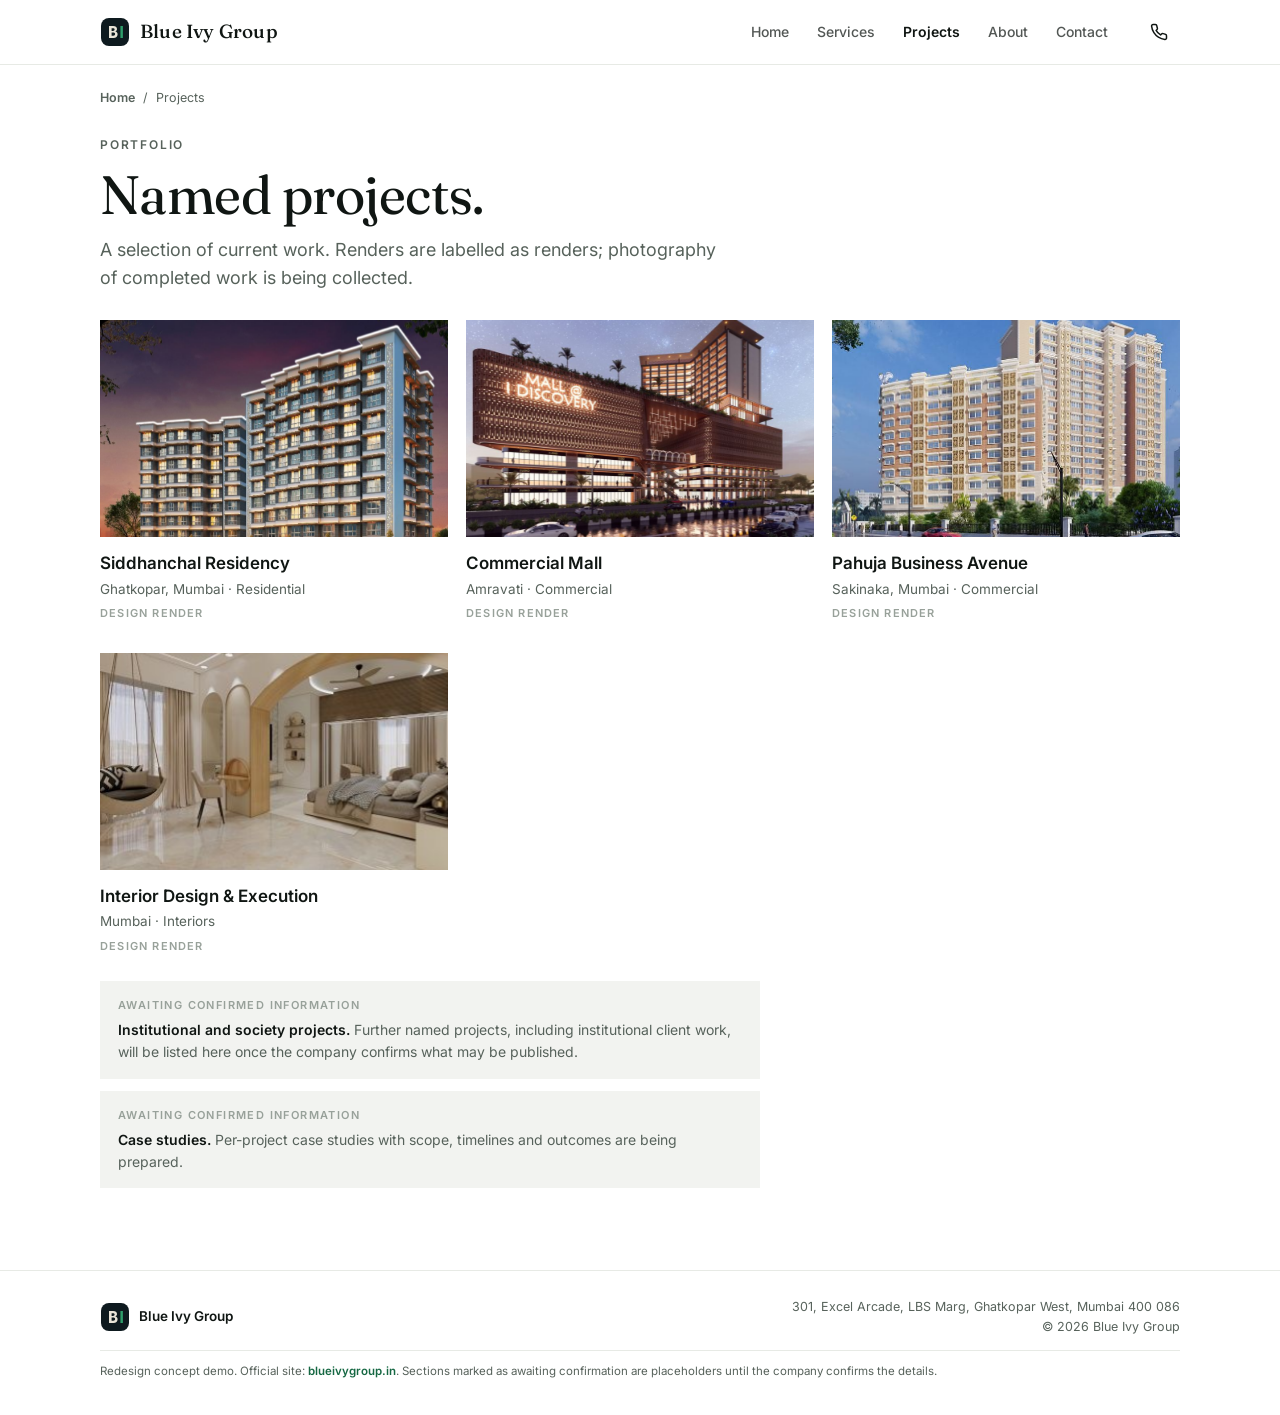
<file: projects.html>
<!DOCTYPE html>
<html lang="en">
<head>
<meta charset="utf-8">
<meta name="viewport" content="width=device-width, initial-scale=1, viewport-fit=cover">
<title>Projects - Blue Ivy Group, Mumbai</title>
<meta name="description" content="Named projects by Blue Ivy Group: a commercial mall in Amravati, Pahuja Business Avenue in Sakinaka, Siddhanchal Residency in Ghatkopar, and interior work across Mumbai.">
<link rel="canonical" href="https://5hu3hendu.github.io/blue-ivy-group/projects.html">
<meta property="og:type" content="website">
<meta property="og:site_name" content="Blue Ivy Group">
<meta property="og:title" content="Projects - Blue Ivy Group, Mumbai">
<meta property="og:description" content="Named projects by Blue Ivy Group: a commercial mall in Amravati, Pahuja Business Avenue in Sakinaka, Siddhanchal Residency in Ghatkopar, and interior work across Mumbai.">
<meta property="og:url" content="https://5hu3hendu.github.io/blue-ivy-group/projects.html">
<meta property="og:image" content="https://5hu3hendu.github.io/blue-ivy-group/assets/img/og-cover.jpg">
<meta name="twitter:card" content="summary_large_image">
<meta name="theme-color" content="#0c110e">
<link rel="icon" href="assets/img/icon-192.png" sizes="192x192">
<link rel="apple-touch-icon" href="assets/img/icon-180.png">
<link rel="manifest" href="manifest.webmanifest">
<link rel="preconnect" href="https://fonts.googleapis.com">
<link rel="preconnect" href="https://fonts.gstatic.com" crossorigin>
<link href="https://fonts.googleapis.com/css2?family=Fraunces:opsz,wght@9..144,400;9..144,500;9..144,600&family=Inter:wght@400;500;600&display=swap" rel="stylesheet">
<link rel="stylesheet" href="assets/css/style.css">

</head>
<body class="inner">
<header class="topbar" id="topbar"><div class="wrap topbar-in">
<a class="brand" href="index.html"><svg width="30" height="30" viewBox="0 0 30 30" fill="none" aria-hidden="true"><rect x="1" y="1" width="28" height="28" rx="8" fill="#0e1a1f"/><path d="M9 21V9h4.2c2.4 0 3.8 1.1 3.8 2.9 0 1.2-.6 2.1-1.7 2.5 1.5.3 2.3 1.4 2.3 2.9 0 2.1-1.6 3.7-4.1 3.7H9zm2.6-7h1.4c1 0 1.6-.5 1.6-1.4s-.6-1.3-1.6-1.3h-1.4V14zm0 4.7h1.7c1.1 0 1.8-.6 1.8-1.6 0-1-.7-1.5-1.8-1.5h-1.7v3.1z" fill="#e9e4d8"/><path d="M20.4 9h2.5v12h-2.5z" fill="#2e9e6b"/></svg><span class="wm">Blue Ivy Group</span></a>
<nav class="nav-d" aria-label="Main"><a href="index.html">Home</a><a href="index.html#services">Services</a><a href="projects.html" class="on">Projects</a><a href="about.html">About</a><a href="contact.html">Contact</a></nav>
<div class="hact">
<a class="hico" href="tel:+912225161818" aria-label="Call Blue Ivy Group"><svg width="18" height="18" viewBox="0 0 24 24" fill="none" stroke="currentColor" stroke-width="2" stroke-linecap="round" stroke-linejoin="round" aria-hidden="true"><path d="M22 16.92v3a2 2 0 0 1-2.18 2 19.79 19.79 0 0 1-8.63-3.07 19.5 19.5 0 0 1-6-6 19.79 19.79 0 0 1-3.07-8.67A2 2 0 0 1 4.11 2h3a2 2 0 0 1 2 1.72c.13.96.36 1.9.7 2.81a2 2 0 0 1-.45 2.11L8.09 9.91a16 16 0 0 0 6 6l1.27-1.27a2 2 0 0 1 2.11-.45c.91.34 1.85.57 2.81.7A2 2 0 0 1 22 16.92z"/></svg></a>
<button class="hico" id="menuBtn" aria-label="Open menu" type="button"><svg width="21" height="21" viewBox="0 0 24 24" fill="none" stroke="currentColor" stroke-width="2" stroke-linecap="round" aria-hidden="true"><path d="M3 6h18M3 12h18M3 18h18"/></svg></button>
</div>
</div></header>
<div class="menu" id="menu" aria-hidden="true">
<button class="mclose" id="menuClose" aria-label="Close menu" type="button"><svg width="22" height="22" viewBox="0 0 24 24" fill="none" stroke="currentColor" stroke-width="2" stroke-linecap="round" aria-hidden="true"><path d="M18 6 6 18M6 6l12 12"/></svg></button>
<nav class="mlinks" aria-label="Menu"><a href="index.html">Home</a><a href="index.html#services">Services</a><a href="projects.html" class="on">Projects</a><a href="about.html">About</a><a href="contact.html">Contact</a></nav>
<div class="mfoot"><a href="tel:+912225161818">022 2516 1818</a><a href="mailto:info@blueivygroup.in">info@blueivygroup.in</a><span>301, Excel Arcade, LBS Marg, Ghatkopar West, Mumbai 400 086</span></div>
</div>
<main>

<div class="wrap">
<div class="crumb"><a href="index.html">Home</a> &nbsp;/&nbsp; Projects</div>
<div class="head">
<span class="kick">Portfolio</span>
<h1>Named projects.</h1>
<p class="lede">A selection of current work. Renders are labelled as renders; photography of completed work is being collected.</p>
</div>
<section style="padding-top:22px">
<div class="plist">
<a class="pitem" href="projects.html" data-rv>
<div class="pimg plx"><img src="assets/img/siddhanchal.jpg" alt="Design render of Siddhanchal Residency in Ghatkopar" loading="lazy"></div>
<div class="pt">Siddhanchal Residency</div>
<div class="pl">Ghatkopar, Mumbai &middot; Residential</div><div class="pc">Design render</div>
</a>
<a class="pitem" href="projects.html" data-rv>
<div class="pimg plx"><img src="assets/img/amravati-mall.jpg" alt="Design render of the commercial mall project in Amravati" loading="lazy"></div>
<div class="pt">Commercial Mall</div>
<div class="pl">Amravati &middot; Commercial</div><div class="pc">Design render</div>
</a>
<a class="pitem" href="projects.html" data-rv>
<div class="pimg plx"><img src="assets/img/pahuja.jpg" alt="Design render of Pahuja Business Avenue in Sakinaka" loading="lazy"></div>
<div class="pt">Pahuja Business Avenue</div>
<div class="pl">Sakinaka, Mumbai &middot; Commercial</div><div class="pc">Design render</div>
</a>
<a class="pitem" href="projects.html" data-rv>
<div class="pimg plx"><img src="assets/img/interior.jpg" alt="Design render of an interior designed and executed by the firm" loading="lazy"></div>
<div class="pt">Interior Design &amp; Execution</div>
<div class="pl">Mumbai &middot; Interiors</div><div class="pc">Design render</div>
</a>
</div>
<div style="margin-top:26px" class="uc" data-rv><span class="ucl">Awaiting confirmed information</span><b>Institutional and society projects.</b> Further named projects, including institutional client work, will be listed here once the company confirms what may be published.</div>
<div style="margin-top:12px" class="uc" data-rv><span class="ucl">Awaiting confirmed information</span><b>Case studies.</b> Per-project case studies with scope, timelines and outcomes are being prepared.</div>
</section>
</div>

</main>
<footer><div class="wrap">
<div class="foot">
<a class="l" href="index.html"><svg width="30" height="30" viewBox="0 0 30 30" fill="none" aria-hidden="true"><rect x="1" y="1" width="28" height="28" rx="8" fill="#0e1a1f"/><path d="M9 21V9h4.2c2.4 0 3.8 1.1 3.8 2.9 0 1.2-.6 2.1-1.7 2.5 1.5.3 2.3 1.4 2.3 2.9 0 2.1-1.6 3.7-4.1 3.7H9zm2.6-7h1.4c1 0 1.6-.5 1.6-1.4s-.6-1.3-1.6-1.3h-1.4V14zm0 4.7h1.7c1.1 0 1.8-.6 1.8-1.6 0-1-.7-1.5-1.8-1.5h-1.7v3.1z" fill="#e9e4d8"/><path d="M20.4 9h2.5v12h-2.5z" fill="#2e9e6b"/></svg><span>Blue Ivy Group</span></a>
<div class="r">301, Excel Arcade, LBS Marg, Ghatkopar West, Mumbai 400 086<br>&copy; 2026 Blue Ivy Group</div>
</div>
<div class="demo">Redesign concept demo. Official site: <a href="https://blueivygroup.in/" style="color:var(--ivy);font-weight:600">blueivygroup.in</a>. Sections marked as awaiting confirmation are placeholders until the company confirms the details.</div>
</div></footer>
<script src="assets/js/main.js" defer></script>
</body>
</html>
</file>
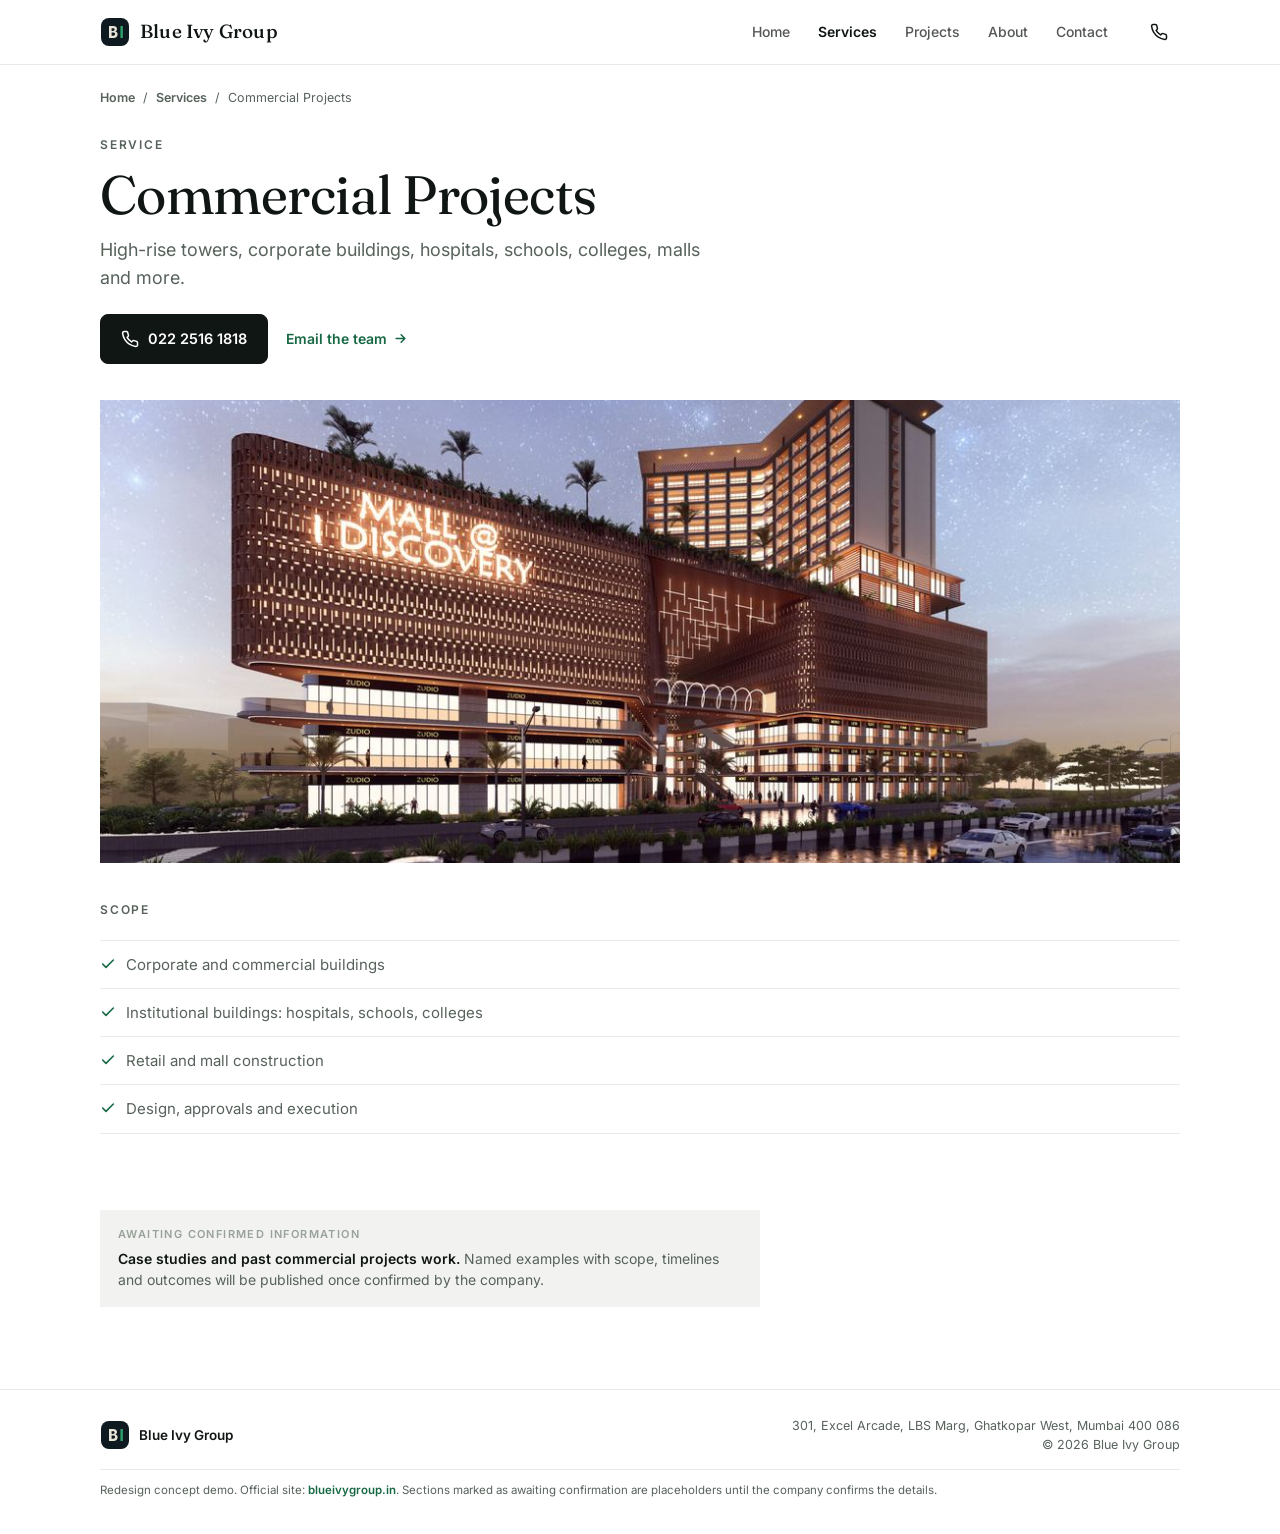
<file: services/commercial-projects.html>
<!DOCTYPE html>
<html lang="en">
<head>
<meta charset="utf-8">
<meta name="viewport" content="width=device-width, initial-scale=1, viewport-fit=cover">
<title>Commercial Projects - Blue Ivy Group, Mumbai</title>
<meta name="description" content="Commercial construction: towers, corporate buildings, hospitals, schools, colleges and malls - Blue Ivy Group, Mumbai.">
<link rel="canonical" href="https://5hu3hendu.github.io/blue-ivy-group/services/commercial-projects.html">
<meta property="og:type" content="website">
<meta property="og:site_name" content="Blue Ivy Group">
<meta property="og:title" content="Commercial Projects - Blue Ivy Group, Mumbai">
<meta property="og:description" content="Commercial construction: towers, corporate buildings, hospitals, schools, colleges and malls - Blue Ivy Group, Mumbai.">
<meta property="og:url" content="https://5hu3hendu.github.io/blue-ivy-group/services/commercial-projects.html">
<meta property="og:image" content="https://5hu3hendu.github.io/blue-ivy-group/assets/img/og-cover.jpg">
<meta name="twitter:card" content="summary_large_image">
<meta name="theme-color" content="#0c110e">
<link rel="icon" href="../assets/img/icon-192.png" sizes="192x192">
<link rel="apple-touch-icon" href="../assets/img/icon-180.png">
<link rel="manifest" href="../manifest.webmanifest">
<link rel="preconnect" href="https://fonts.googleapis.com">
<link rel="preconnect" href="https://fonts.gstatic.com" crossorigin>
<link href="https://fonts.googleapis.com/css2?family=Fraunces:opsz,wght@9..144,400;9..144,500;9..144,600&family=Inter:wght@400;500;600&display=swap" rel="stylesheet">
<link rel="stylesheet" href="../assets/css/style.css">

</head>
<body class="inner">
<header class="topbar" id="topbar"><div class="wrap topbar-in">
<a class="brand" href="../index.html"><svg width="30" height="30" viewBox="0 0 30 30" fill="none" aria-hidden="true"><rect x="1" y="1" width="28" height="28" rx="8" fill="#0e1a1f"/><path d="M9 21V9h4.2c2.4 0 3.8 1.1 3.8 2.9 0 1.2-.6 2.1-1.7 2.5 1.5.3 2.3 1.4 2.3 2.9 0 2.1-1.6 3.7-4.1 3.7H9zm2.6-7h1.4c1 0 1.6-.5 1.6-1.4s-.6-1.3-1.6-1.3h-1.4V14zm0 4.7h1.7c1.1 0 1.8-.6 1.8-1.6 0-1-.7-1.5-1.8-1.5h-1.7v3.1z" fill="#e9e4d8"/><path d="M20.4 9h2.5v12h-2.5z" fill="#2e9e6b"/></svg><span class="wm">Blue Ivy Group</span></a>
<nav class="nav-d" aria-label="Main"><a href="../index.html">Home</a><a href="../index.html#services" class="on">Services</a><a href="../projects.html">Projects</a><a href="../about.html">About</a><a href="../contact.html">Contact</a></nav>
<div class="hact">
<a class="hico" href="tel:+912225161818" aria-label="Call Blue Ivy Group"><svg width="18" height="18" viewBox="0 0 24 24" fill="none" stroke="currentColor" stroke-width="2" stroke-linecap="round" stroke-linejoin="round" aria-hidden="true"><path d="M22 16.92v3a2 2 0 0 1-2.18 2 19.79 19.79 0 0 1-8.63-3.07 19.5 19.5 0 0 1-6-6 19.79 19.79 0 0 1-3.07-8.67A2 2 0 0 1 4.11 2h3a2 2 0 0 1 2 1.72c.13.96.36 1.9.7 2.81a2 2 0 0 1-.45 2.11L8.09 9.91a16 16 0 0 0 6 6l1.27-1.27a2 2 0 0 1 2.11-.45c.91.34 1.85.57 2.81.7A2 2 0 0 1 22 16.92z"/></svg></a>
<button class="hico" id="menuBtn" aria-label="Open menu" type="button"><svg width="21" height="21" viewBox="0 0 24 24" fill="none" stroke="currentColor" stroke-width="2" stroke-linecap="round" aria-hidden="true"><path d="M3 6h18M3 12h18M3 18h18"/></svg></button>
</div>
</div></header>
<div class="menu" id="menu" aria-hidden="true">
<button class="mclose" id="menuClose" aria-label="Close menu" type="button"><svg width="22" height="22" viewBox="0 0 24 24" fill="none" stroke="currentColor" stroke-width="2" stroke-linecap="round" aria-hidden="true"><path d="M18 6 6 18M6 6l12 12"/></svg></button>
<nav class="mlinks" aria-label="Menu"><a href="../index.html">Home</a><a href="../index.html#services" class="on">Services</a><a href="../projects.html">Projects</a><a href="../about.html">About</a><a href="../contact.html">Contact</a></nav>
<div class="mfoot"><a href="tel:+912225161818">022 2516 1818</a><a href="mailto:info@blueivygroup.in">info@blueivygroup.in</a><span>301, Excel Arcade, LBS Marg, Ghatkopar West, Mumbai 400 086</span></div>
</div>
<main>

<div class="wrap">
<div class="crumb"><a href="../index.html">Home</a> &nbsp;/&nbsp; <a href="../index.html#services">Services</a> &nbsp;/&nbsp; Commercial Projects</div>
<div class="head">
<span class="kick">Service</span>
<h1>Commercial Projects</h1>
<p class="lede">High-rise towers, corporate buildings, hospitals, schools, colleges, malls and more.</p>
<div class="ctarow">
<a class="btn" href="tel:+912225161818"><svg width="18" height="18" viewBox="0 0 24 24" fill="none" stroke="currentColor" stroke-width="2" stroke-linecap="round" stroke-linejoin="round" aria-hidden="true"><path d="M22 16.92v3a2 2 0 0 1-2.18 2 19.79 19.79 0 0 1-8.63-3.07 19.5 19.5 0 0 1-6-6 19.79 19.79 0 0 1-3.07-8.67A2 2 0 0 1 4.11 2h3a2 2 0 0 1 2 1.72c.13.96.36 1.9.7 2.81a2 2 0 0 1-.45 2.11L8.09 9.91a16 16 0 0 0 6 6l1.27-1.27a2 2 0 0 1 2.11-.45c.91.34 1.85.57 2.81.7A2 2 0 0 1 22 16.92z"/></svg>022 2516 1818</a>
<a class="tlink" href="mailto:info@blueivygroup.in">Email the team <svg width="15" height="15" viewBox="0 0 24 24" fill="none" stroke="currentColor" stroke-width="2.4" stroke-linecap="round" stroke-linejoin="round" aria-hidden="true"><path d="M5 12h14m-6-6 6 6-6 6"/></svg></a>
</div>
</div>
<div class="svc-hero" data-rv><img src="../assets/img/amravati-mall.jpg" alt="Design render of a commercial project" loading="lazy"></div>
<section>
<div class="secrow" data-rv><span class="kick">Scope</span></div>
<ul class="scope" data-rv><li><svg width="16" height="16" viewBox="0 0 24 24" fill="none" stroke="currentColor" stroke-width="2.4" stroke-linecap="round" stroke-linejoin="round" aria-hidden="true"><path d="M20 6 9 17l-5-5"/></svg>Corporate and commercial buildings</li><li><svg width="16" height="16" viewBox="0 0 24 24" fill="none" stroke="currentColor" stroke-width="2.4" stroke-linecap="round" stroke-linejoin="round" aria-hidden="true"><path d="M20 6 9 17l-5-5"/></svg>Institutional buildings: hospitals, schools, colleges</li><li><svg width="16" height="16" viewBox="0 0 24 24" fill="none" stroke="currentColor" stroke-width="2.4" stroke-linecap="round" stroke-linejoin="round" aria-hidden="true"><path d="M20 6 9 17l-5-5"/></svg>Retail and mall construction</li><li><svg width="16" height="16" viewBox="0 0 24 24" fill="none" stroke="currentColor" stroke-width="2.4" stroke-linecap="round" stroke-linejoin="round" aria-hidden="true"><path d="M20 6 9 17l-5-5"/></svg>Design, approvals and execution</li></ul>
</section>
<section>
<div class="uc" data-rv><span class="ucl">Awaiting confirmed information</span><b>Case studies and past commercial projects work.</b> Named examples with scope, timelines and outcomes will be published once confirmed by the company.</div>
</section>
</div>

</main>
<footer><div class="wrap">
<div class="foot">
<a class="l" href="../index.html"><svg width="30" height="30" viewBox="0 0 30 30" fill="none" aria-hidden="true"><rect x="1" y="1" width="28" height="28" rx="8" fill="#0e1a1f"/><path d="M9 21V9h4.2c2.4 0 3.8 1.1 3.8 2.9 0 1.2-.6 2.1-1.7 2.5 1.5.3 2.3 1.4 2.3 2.9 0 2.1-1.6 3.7-4.1 3.7H9zm2.6-7h1.4c1 0 1.6-.5 1.6-1.4s-.6-1.3-1.6-1.3h-1.4V14zm0 4.7h1.7c1.1 0 1.8-.6 1.8-1.6 0-1-.7-1.5-1.8-1.5h-1.7v3.1z" fill="#e9e4d8"/><path d="M20.4 9h2.5v12h-2.5z" fill="#2e9e6b"/></svg><span>Blue Ivy Group</span></a>
<div class="r">301, Excel Arcade, LBS Marg, Ghatkopar West, Mumbai 400 086<br>&copy; 2026 Blue Ivy Group</div>
</div>
<div class="demo">Redesign concept demo. Official site: <a href="https://blueivygroup.in/" style="color:var(--ivy);font-weight:600">blueivygroup.in</a>. Sections marked as awaiting confirmation are placeholders until the company confirms the details.</div>
</div></footer>
<script src="../assets/js/main.js" defer></script>
</body>
</html>
</file>
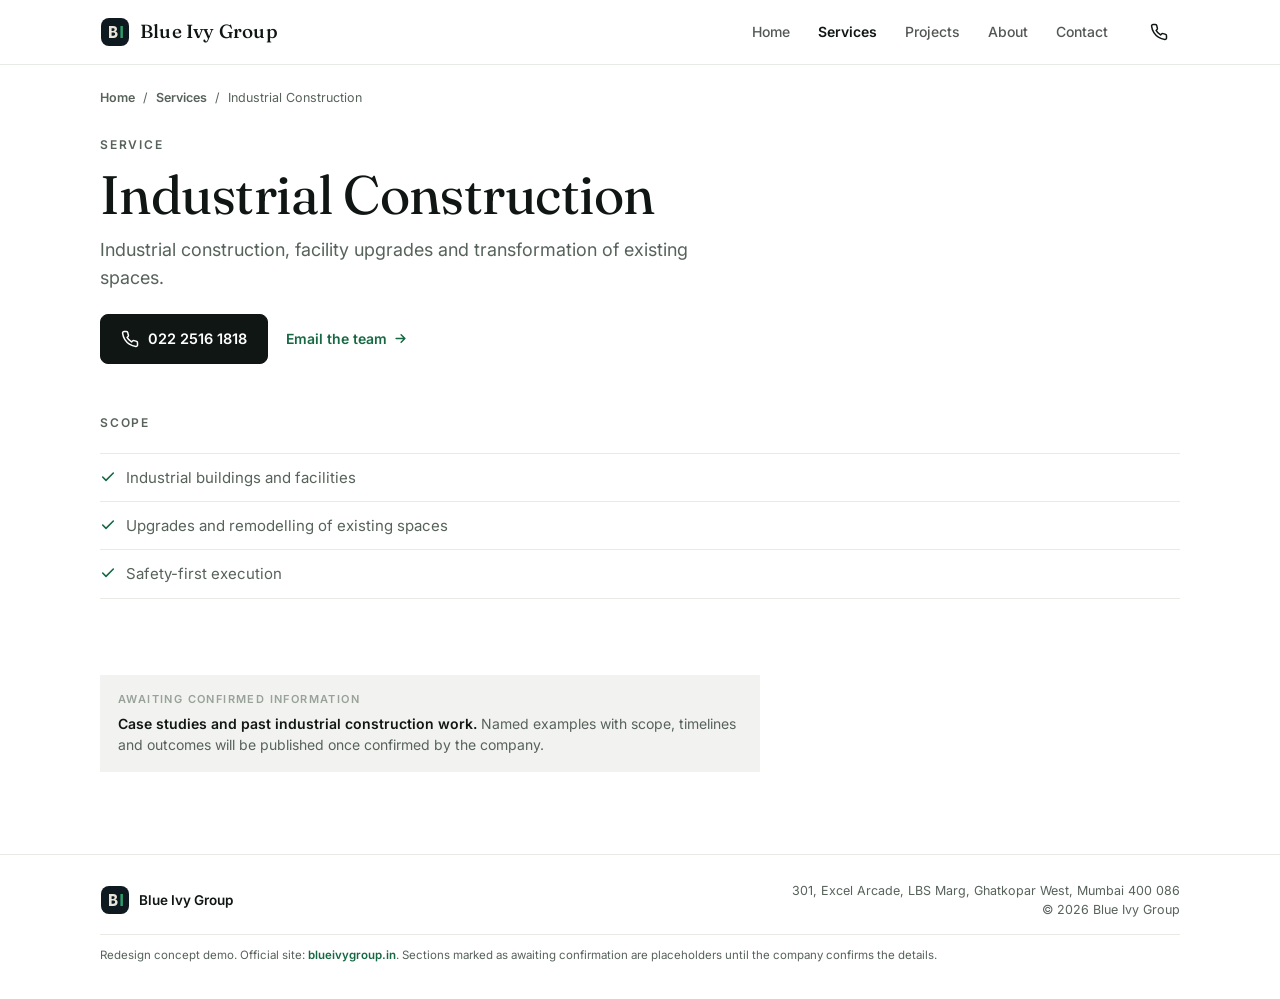
<file: services/industrial-construction.html>
<!DOCTYPE html>
<html lang="en">
<head>
<meta charset="utf-8">
<meta name="viewport" content="width=device-width, initial-scale=1, viewport-fit=cover">
<title>Industrial Construction - Blue Ivy Group, Mumbai</title>
<meta name="description" content="Industrial construction and facility upgrades - Blue Ivy Group, Mumbai.">
<link rel="canonical" href="https://5hu3hendu.github.io/blue-ivy-group/services/industrial-construction.html">
<meta property="og:type" content="website">
<meta property="og:site_name" content="Blue Ivy Group">
<meta property="og:title" content="Industrial Construction - Blue Ivy Group, Mumbai">
<meta property="og:description" content="Industrial construction and facility upgrades - Blue Ivy Group, Mumbai.">
<meta property="og:url" content="https://5hu3hendu.github.io/blue-ivy-group/services/industrial-construction.html">
<meta property="og:image" content="https://5hu3hendu.github.io/blue-ivy-group/assets/img/og-cover.jpg">
<meta name="twitter:card" content="summary_large_image">
<meta name="theme-color" content="#0c110e">
<link rel="icon" href="../assets/img/icon-192.png" sizes="192x192">
<link rel="apple-touch-icon" href="../assets/img/icon-180.png">
<link rel="manifest" href="../manifest.webmanifest">
<link rel="preconnect" href="https://fonts.googleapis.com">
<link rel="preconnect" href="https://fonts.gstatic.com" crossorigin>
<link href="https://fonts.googleapis.com/css2?family=Fraunces:opsz,wght@9..144,400;9..144,500;9..144,600&family=Inter:wght@400;500;600&display=swap" rel="stylesheet">
<link rel="stylesheet" href="../assets/css/style.css">

</head>
<body class="inner">
<header class="topbar" id="topbar"><div class="wrap topbar-in">
<a class="brand" href="../index.html"><svg width="30" height="30" viewBox="0 0 30 30" fill="none" aria-hidden="true"><rect x="1" y="1" width="28" height="28" rx="8" fill="#0e1a1f"/><path d="M9 21V9h4.2c2.4 0 3.8 1.1 3.8 2.9 0 1.2-.6 2.1-1.7 2.5 1.5.3 2.3 1.4 2.3 2.9 0 2.1-1.6 3.7-4.1 3.7H9zm2.6-7h1.4c1 0 1.6-.5 1.6-1.4s-.6-1.3-1.6-1.3h-1.4V14zm0 4.7h1.7c1.1 0 1.8-.6 1.8-1.6 0-1-.7-1.5-1.8-1.5h-1.7v3.1z" fill="#e9e4d8"/><path d="M20.4 9h2.5v12h-2.5z" fill="#2e9e6b"/></svg><span class="wm">Blue Ivy Group</span></a>
<nav class="nav-d" aria-label="Main"><a href="../index.html">Home</a><a href="../index.html#services" class="on">Services</a><a href="../projects.html">Projects</a><a href="../about.html">About</a><a href="../contact.html">Contact</a></nav>
<div class="hact">
<a class="hico" href="tel:+912225161818" aria-label="Call Blue Ivy Group"><svg width="18" height="18" viewBox="0 0 24 24" fill="none" stroke="currentColor" stroke-width="2" stroke-linecap="round" stroke-linejoin="round" aria-hidden="true"><path d="M22 16.92v3a2 2 0 0 1-2.18 2 19.79 19.79 0 0 1-8.63-3.07 19.5 19.5 0 0 1-6-6 19.79 19.79 0 0 1-3.07-8.67A2 2 0 0 1 4.11 2h3a2 2 0 0 1 2 1.72c.13.96.36 1.9.7 2.81a2 2 0 0 1-.45 2.11L8.09 9.91a16 16 0 0 0 6 6l1.27-1.27a2 2 0 0 1 2.11-.45c.91.34 1.85.57 2.81.7A2 2 0 0 1 22 16.92z"/></svg></a>
<button class="hico" id="menuBtn" aria-label="Open menu" type="button"><svg width="21" height="21" viewBox="0 0 24 24" fill="none" stroke="currentColor" stroke-width="2" stroke-linecap="round" aria-hidden="true"><path d="M3 6h18M3 12h18M3 18h18"/></svg></button>
</div>
</div></header>
<div class="menu" id="menu" aria-hidden="true">
<button class="mclose" id="menuClose" aria-label="Close menu" type="button"><svg width="22" height="22" viewBox="0 0 24 24" fill="none" stroke="currentColor" stroke-width="2" stroke-linecap="round" aria-hidden="true"><path d="M18 6 6 18M6 6l12 12"/></svg></button>
<nav class="mlinks" aria-label="Menu"><a href="../index.html">Home</a><a href="../index.html#services" class="on">Services</a><a href="../projects.html">Projects</a><a href="../about.html">About</a><a href="../contact.html">Contact</a></nav>
<div class="mfoot"><a href="tel:+912225161818">022 2516 1818</a><a href="mailto:info@blueivygroup.in">info@blueivygroup.in</a><span>301, Excel Arcade, LBS Marg, Ghatkopar West, Mumbai 400 086</span></div>
</div>
<main>

<div class="wrap">
<div class="crumb"><a href="../index.html">Home</a> &nbsp;/&nbsp; <a href="../index.html#services">Services</a> &nbsp;/&nbsp; Industrial Construction</div>
<div class="head">
<span class="kick">Service</span>
<h1>Industrial Construction</h1>
<p class="lede">Industrial construction, facility upgrades and transformation of existing spaces.</p>
<div class="ctarow">
<a class="btn" href="tel:+912225161818"><svg width="18" height="18" viewBox="0 0 24 24" fill="none" stroke="currentColor" stroke-width="2" stroke-linecap="round" stroke-linejoin="round" aria-hidden="true"><path d="M22 16.92v3a2 2 0 0 1-2.18 2 19.79 19.79 0 0 1-8.63-3.07 19.5 19.5 0 0 1-6-6 19.79 19.79 0 0 1-3.07-8.67A2 2 0 0 1 4.11 2h3a2 2 0 0 1 2 1.72c.13.96.36 1.9.7 2.81a2 2 0 0 1-.45 2.11L8.09 9.91a16 16 0 0 0 6 6l1.27-1.27a2 2 0 0 1 2.11-.45c.91.34 1.85.57 2.81.7A2 2 0 0 1 22 16.92z"/></svg>022 2516 1818</a>
<a class="tlink" href="mailto:info@blueivygroup.in">Email the team <svg width="15" height="15" viewBox="0 0 24 24" fill="none" stroke="currentColor" stroke-width="2.4" stroke-linecap="round" stroke-linejoin="round" aria-hidden="true"><path d="M5 12h14m-6-6 6 6-6 6"/></svg></a>
</div>
</div>

<section>
<div class="secrow" data-rv><span class="kick">Scope</span></div>
<ul class="scope" data-rv><li><svg width="16" height="16" viewBox="0 0 24 24" fill="none" stroke="currentColor" stroke-width="2.4" stroke-linecap="round" stroke-linejoin="round" aria-hidden="true"><path d="M20 6 9 17l-5-5"/></svg>Industrial buildings and facilities</li><li><svg width="16" height="16" viewBox="0 0 24 24" fill="none" stroke="currentColor" stroke-width="2.4" stroke-linecap="round" stroke-linejoin="round" aria-hidden="true"><path d="M20 6 9 17l-5-5"/></svg>Upgrades and remodelling of existing spaces</li><li><svg width="16" height="16" viewBox="0 0 24 24" fill="none" stroke="currentColor" stroke-width="2.4" stroke-linecap="round" stroke-linejoin="round" aria-hidden="true"><path d="M20 6 9 17l-5-5"/></svg>Safety-first execution</li></ul>
</section>
<section>
<div class="uc" data-rv><span class="ucl">Awaiting confirmed information</span><b>Case studies and past industrial construction work.</b> Named examples with scope, timelines and outcomes will be published once confirmed by the company.</div>
</section>
</div>

</main>
<footer><div class="wrap">
<div class="foot">
<a class="l" href="../index.html"><svg width="30" height="30" viewBox="0 0 30 30" fill="none" aria-hidden="true"><rect x="1" y="1" width="28" height="28" rx="8" fill="#0e1a1f"/><path d="M9 21V9h4.2c2.4 0 3.8 1.1 3.8 2.9 0 1.2-.6 2.1-1.7 2.5 1.5.3 2.3 1.4 2.3 2.9 0 2.1-1.6 3.7-4.1 3.7H9zm2.6-7h1.4c1 0 1.6-.5 1.6-1.4s-.6-1.3-1.6-1.3h-1.4V14zm0 4.7h1.7c1.1 0 1.8-.6 1.8-1.6 0-1-.7-1.5-1.8-1.5h-1.7v3.1z" fill="#e9e4d8"/><path d="M20.4 9h2.5v12h-2.5z" fill="#2e9e6b"/></svg><span>Blue Ivy Group</span></a>
<div class="r">301, Excel Arcade, LBS Marg, Ghatkopar West, Mumbai 400 086<br>&copy; 2026 Blue Ivy Group</div>
</div>
<div class="demo">Redesign concept demo. Official site: <a href="https://blueivygroup.in/" style="color:var(--ivy);font-weight:600">blueivygroup.in</a>. Sections marked as awaiting confirmation are placeholders until the company confirms the details.</div>
</div></footer>
<script src="../assets/js/main.js" defer></script>
</body>
</html>
</file>
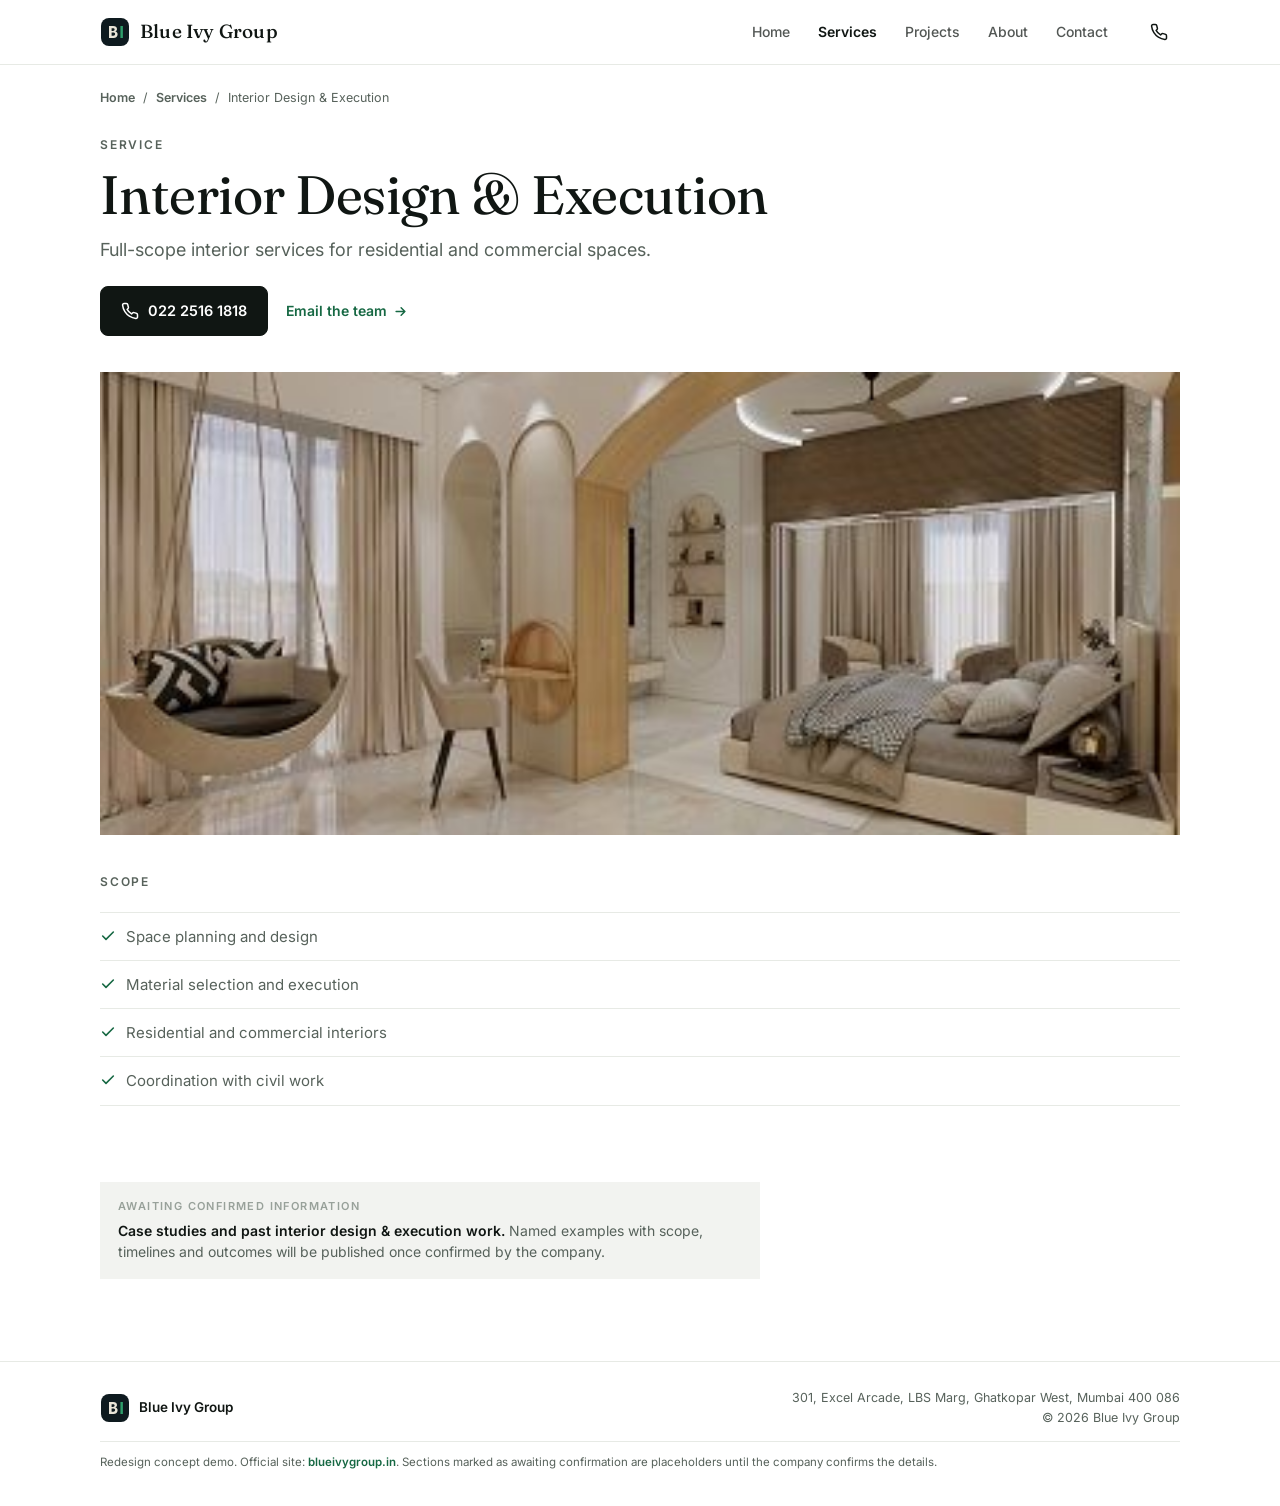
<file: services/interior-design.html>
<!DOCTYPE html>
<html lang="en">
<head>
<meta charset="utf-8">
<meta name="viewport" content="width=device-width, initial-scale=1, viewport-fit=cover">
<title>Interior Design & Execution - Blue Ivy Group, Mumbai</title>
<meta name="description" content="Interior design and execution for residential and commercial spaces - Blue Ivy Group, Mumbai.">
<link rel="canonical" href="https://5hu3hendu.github.io/blue-ivy-group/services/interior-design.html">
<meta property="og:type" content="website">
<meta property="og:site_name" content="Blue Ivy Group">
<meta property="og:title" content="Interior Design & Execution - Blue Ivy Group, Mumbai">
<meta property="og:description" content="Interior design and execution for residential and commercial spaces - Blue Ivy Group, Mumbai.">
<meta property="og:url" content="https://5hu3hendu.github.io/blue-ivy-group/services/interior-design.html">
<meta property="og:image" content="https://5hu3hendu.github.io/blue-ivy-group/assets/img/og-cover.jpg">
<meta name="twitter:card" content="summary_large_image">
<meta name="theme-color" content="#0c110e">
<link rel="icon" href="../assets/img/icon-192.png" sizes="192x192">
<link rel="apple-touch-icon" href="../assets/img/icon-180.png">
<link rel="manifest" href="../manifest.webmanifest">
<link rel="preconnect" href="https://fonts.googleapis.com">
<link rel="preconnect" href="https://fonts.gstatic.com" crossorigin>
<link href="https://fonts.googleapis.com/css2?family=Fraunces:opsz,wght@9..144,400;9..144,500;9..144,600&family=Inter:wght@400;500;600&display=swap" rel="stylesheet">
<link rel="stylesheet" href="../assets/css/style.css">

</head>
<body class="inner">
<header class="topbar" id="topbar"><div class="wrap topbar-in">
<a class="brand" href="../index.html"><svg width="30" height="30" viewBox="0 0 30 30" fill="none" aria-hidden="true"><rect x="1" y="1" width="28" height="28" rx="8" fill="#0e1a1f"/><path d="M9 21V9h4.2c2.4 0 3.8 1.1 3.8 2.9 0 1.2-.6 2.1-1.7 2.5 1.5.3 2.3 1.4 2.3 2.9 0 2.1-1.6 3.7-4.1 3.7H9zm2.6-7h1.4c1 0 1.6-.5 1.6-1.4s-.6-1.3-1.6-1.3h-1.4V14zm0 4.7h1.7c1.1 0 1.8-.6 1.8-1.6 0-1-.7-1.5-1.8-1.5h-1.7v3.1z" fill="#e9e4d8"/><path d="M20.4 9h2.5v12h-2.5z" fill="#2e9e6b"/></svg><span class="wm">Blue Ivy Group</span></a>
<nav class="nav-d" aria-label="Main"><a href="../index.html">Home</a><a href="../index.html#services" class="on">Services</a><a href="../projects.html">Projects</a><a href="../about.html">About</a><a href="../contact.html">Contact</a></nav>
<div class="hact">
<a class="hico" href="tel:+912225161818" aria-label="Call Blue Ivy Group"><svg width="18" height="18" viewBox="0 0 24 24" fill="none" stroke="currentColor" stroke-width="2" stroke-linecap="round" stroke-linejoin="round" aria-hidden="true"><path d="M22 16.92v3a2 2 0 0 1-2.18 2 19.79 19.79 0 0 1-8.63-3.07 19.5 19.5 0 0 1-6-6 19.79 19.79 0 0 1-3.07-8.67A2 2 0 0 1 4.11 2h3a2 2 0 0 1 2 1.72c.13.96.36 1.9.7 2.81a2 2 0 0 1-.45 2.11L8.09 9.91a16 16 0 0 0 6 6l1.27-1.27a2 2 0 0 1 2.11-.45c.91.34 1.85.57 2.81.7A2 2 0 0 1 22 16.92z"/></svg></a>
<button class="hico" id="menuBtn" aria-label="Open menu" type="button"><svg width="21" height="21" viewBox="0 0 24 24" fill="none" stroke="currentColor" stroke-width="2" stroke-linecap="round" aria-hidden="true"><path d="M3 6h18M3 12h18M3 18h18"/></svg></button>
</div>
</div></header>
<div class="menu" id="menu" aria-hidden="true">
<button class="mclose" id="menuClose" aria-label="Close menu" type="button"><svg width="22" height="22" viewBox="0 0 24 24" fill="none" stroke="currentColor" stroke-width="2" stroke-linecap="round" aria-hidden="true"><path d="M18 6 6 18M6 6l12 12"/></svg></button>
<nav class="mlinks" aria-label="Menu"><a href="../index.html">Home</a><a href="../index.html#services" class="on">Services</a><a href="../projects.html">Projects</a><a href="../about.html">About</a><a href="../contact.html">Contact</a></nav>
<div class="mfoot"><a href="tel:+912225161818">022 2516 1818</a><a href="mailto:info@blueivygroup.in">info@blueivygroup.in</a><span>301, Excel Arcade, LBS Marg, Ghatkopar West, Mumbai 400 086</span></div>
</div>
<main>

<div class="wrap">
<div class="crumb"><a href="../index.html">Home</a> &nbsp;/&nbsp; <a href="../index.html#services">Services</a> &nbsp;/&nbsp; Interior Design & Execution</div>
<div class="head">
<span class="kick">Service</span>
<h1>Interior Design & Execution</h1>
<p class="lede">Full-scope interior services for residential and commercial spaces.</p>
<div class="ctarow">
<a class="btn" href="tel:+912225161818"><svg width="18" height="18" viewBox="0 0 24 24" fill="none" stroke="currentColor" stroke-width="2" stroke-linecap="round" stroke-linejoin="round" aria-hidden="true"><path d="M22 16.92v3a2 2 0 0 1-2.18 2 19.79 19.79 0 0 1-8.63-3.07 19.5 19.5 0 0 1-6-6 19.79 19.79 0 0 1-3.07-8.67A2 2 0 0 1 4.11 2h3a2 2 0 0 1 2 1.72c.13.96.36 1.9.7 2.81a2 2 0 0 1-.45 2.11L8.09 9.91a16 16 0 0 0 6 6l1.27-1.27a2 2 0 0 1 2.11-.45c.91.34 1.85.57 2.81.7A2 2 0 0 1 22 16.92z"/></svg>022 2516 1818</a>
<a class="tlink" href="mailto:info@blueivygroup.in">Email the team <svg width="15" height="15" viewBox="0 0 24 24" fill="none" stroke="currentColor" stroke-width="2.4" stroke-linecap="round" stroke-linejoin="round" aria-hidden="true"><path d="M5 12h14m-6-6 6 6-6 6"/></svg></a>
</div>
</div>
<div class="svc-hero" data-rv><img src="../assets/img/interior.jpg" alt="Interior design and execution work" loading="lazy"></div>
<section>
<div class="secrow" data-rv><span class="kick">Scope</span></div>
<ul class="scope" data-rv><li><svg width="16" height="16" viewBox="0 0 24 24" fill="none" stroke="currentColor" stroke-width="2.4" stroke-linecap="round" stroke-linejoin="round" aria-hidden="true"><path d="M20 6 9 17l-5-5"/></svg>Space planning and design</li><li><svg width="16" height="16" viewBox="0 0 24 24" fill="none" stroke="currentColor" stroke-width="2.4" stroke-linecap="round" stroke-linejoin="round" aria-hidden="true"><path d="M20 6 9 17l-5-5"/></svg>Material selection and execution</li><li><svg width="16" height="16" viewBox="0 0 24 24" fill="none" stroke="currentColor" stroke-width="2.4" stroke-linecap="round" stroke-linejoin="round" aria-hidden="true"><path d="M20 6 9 17l-5-5"/></svg>Residential and commercial interiors</li><li><svg width="16" height="16" viewBox="0 0 24 24" fill="none" stroke="currentColor" stroke-width="2.4" stroke-linecap="round" stroke-linejoin="round" aria-hidden="true"><path d="M20 6 9 17l-5-5"/></svg>Coordination with civil work</li></ul>
</section>
<section>
<div class="uc" data-rv><span class="ucl">Awaiting confirmed information</span><b>Case studies and past interior design & execution work.</b> Named examples with scope, timelines and outcomes will be published once confirmed by the company.</div>
</section>
</div>

</main>
<footer><div class="wrap">
<div class="foot">
<a class="l" href="../index.html"><svg width="30" height="30" viewBox="0 0 30 30" fill="none" aria-hidden="true"><rect x="1" y="1" width="28" height="28" rx="8" fill="#0e1a1f"/><path d="M9 21V9h4.2c2.4 0 3.8 1.1 3.8 2.9 0 1.2-.6 2.1-1.7 2.5 1.5.3 2.3 1.4 2.3 2.9 0 2.1-1.6 3.7-4.1 3.7H9zm2.6-7h1.4c1 0 1.6-.5 1.6-1.4s-.6-1.3-1.6-1.3h-1.4V14zm0 4.7h1.7c1.1 0 1.8-.6 1.8-1.6 0-1-.7-1.5-1.8-1.5h-1.7v3.1z" fill="#e9e4d8"/><path d="M20.4 9h2.5v12h-2.5z" fill="#2e9e6b"/></svg><span>Blue Ivy Group</span></a>
<div class="r">301, Excel Arcade, LBS Marg, Ghatkopar West, Mumbai 400 086<br>&copy; 2026 Blue Ivy Group</div>
</div>
<div class="demo">Redesign concept demo. Official site: <a href="https://blueivygroup.in/" style="color:var(--ivy);font-weight:600">blueivygroup.in</a>. Sections marked as awaiting confirmation are placeholders until the company confirms the details.</div>
</div></footer>
<script src="../assets/js/main.js" defer></script>
</body>
</html>
</file>
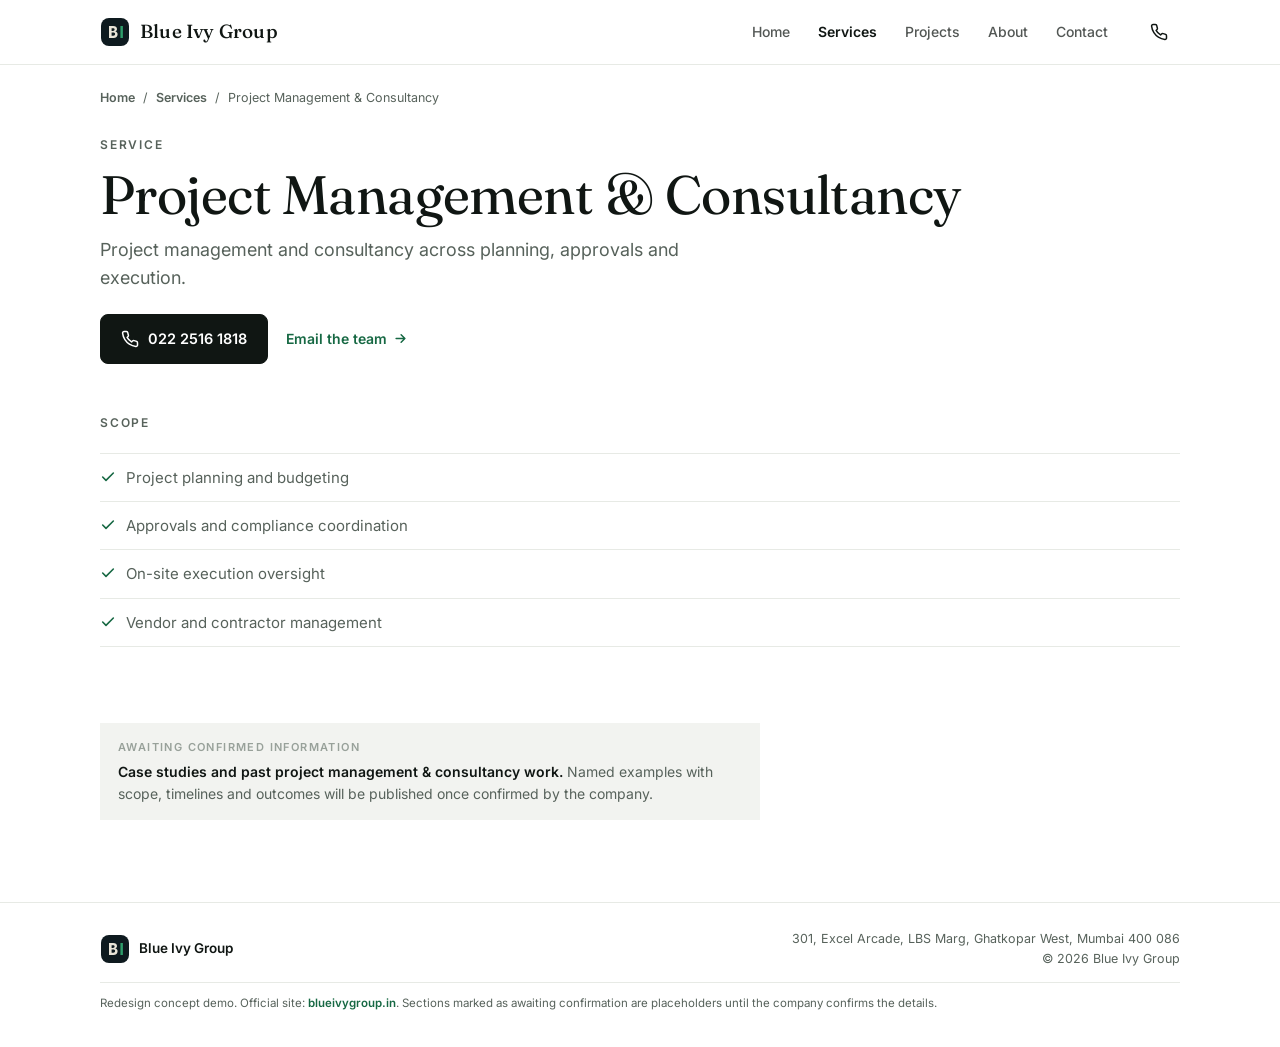
<file: services/project-management-consultancy.html>
<!DOCTYPE html>
<html lang="en">
<head>
<meta charset="utf-8">
<meta name="viewport" content="width=device-width, initial-scale=1, viewport-fit=cover">
<title>Project Management & Consultancy - Blue Ivy Group, Mumbai</title>
<meta name="description" content="Project management and construction consultancy: planning, approvals and execution oversight - Blue Ivy Group, Mumbai.">
<link rel="canonical" href="https://5hu3hendu.github.io/blue-ivy-group/services/project-management-consultancy.html">
<meta property="og:type" content="website">
<meta property="og:site_name" content="Blue Ivy Group">
<meta property="og:title" content="Project Management & Consultancy - Blue Ivy Group, Mumbai">
<meta property="og:description" content="Project management and construction consultancy: planning, approvals and execution oversight - Blue Ivy Group, Mumbai.">
<meta property="og:url" content="https://5hu3hendu.github.io/blue-ivy-group/services/project-management-consultancy.html">
<meta property="og:image" content="https://5hu3hendu.github.io/blue-ivy-group/assets/img/og-cover.jpg">
<meta name="twitter:card" content="summary_large_image">
<meta name="theme-color" content="#0c110e">
<link rel="icon" href="../assets/img/icon-192.png" sizes="192x192">
<link rel="apple-touch-icon" href="../assets/img/icon-180.png">
<link rel="manifest" href="../manifest.webmanifest">
<link rel="preconnect" href="https://fonts.googleapis.com">
<link rel="preconnect" href="https://fonts.gstatic.com" crossorigin>
<link href="https://fonts.googleapis.com/css2?family=Fraunces:opsz,wght@9..144,400;9..144,500;9..144,600&family=Inter:wght@400;500;600&display=swap" rel="stylesheet">
<link rel="stylesheet" href="../assets/css/style.css">

</head>
<body class="inner">
<header class="topbar" id="topbar"><div class="wrap topbar-in">
<a class="brand" href="../index.html"><svg width="30" height="30" viewBox="0 0 30 30" fill="none" aria-hidden="true"><rect x="1" y="1" width="28" height="28" rx="8" fill="#0e1a1f"/><path d="M9 21V9h4.2c2.4 0 3.8 1.1 3.8 2.9 0 1.2-.6 2.1-1.7 2.5 1.5.3 2.3 1.4 2.3 2.9 0 2.1-1.6 3.7-4.1 3.7H9zm2.6-7h1.4c1 0 1.6-.5 1.6-1.4s-.6-1.3-1.6-1.3h-1.4V14zm0 4.7h1.7c1.1 0 1.8-.6 1.8-1.6 0-1-.7-1.5-1.8-1.5h-1.7v3.1z" fill="#e9e4d8"/><path d="M20.4 9h2.5v12h-2.5z" fill="#2e9e6b"/></svg><span class="wm">Blue Ivy Group</span></a>
<nav class="nav-d" aria-label="Main"><a href="../index.html">Home</a><a href="../index.html#services" class="on">Services</a><a href="../projects.html">Projects</a><a href="../about.html">About</a><a href="../contact.html">Contact</a></nav>
<div class="hact">
<a class="hico" href="tel:+912225161818" aria-label="Call Blue Ivy Group"><svg width="18" height="18" viewBox="0 0 24 24" fill="none" stroke="currentColor" stroke-width="2" stroke-linecap="round" stroke-linejoin="round" aria-hidden="true"><path d="M22 16.92v3a2 2 0 0 1-2.18 2 19.79 19.79 0 0 1-8.63-3.07 19.5 19.5 0 0 1-6-6 19.79 19.79 0 0 1-3.07-8.67A2 2 0 0 1 4.11 2h3a2 2 0 0 1 2 1.72c.13.96.36 1.9.7 2.81a2 2 0 0 1-.45 2.11L8.09 9.91a16 16 0 0 0 6 6l1.27-1.27a2 2 0 0 1 2.11-.45c.91.34 1.85.57 2.81.7A2 2 0 0 1 22 16.92z"/></svg></a>
<button class="hico" id="menuBtn" aria-label="Open menu" type="button"><svg width="21" height="21" viewBox="0 0 24 24" fill="none" stroke="currentColor" stroke-width="2" stroke-linecap="round" aria-hidden="true"><path d="M3 6h18M3 12h18M3 18h18"/></svg></button>
</div>
</div></header>
<div class="menu" id="menu" aria-hidden="true">
<button class="mclose" id="menuClose" aria-label="Close menu" type="button"><svg width="22" height="22" viewBox="0 0 24 24" fill="none" stroke="currentColor" stroke-width="2" stroke-linecap="round" aria-hidden="true"><path d="M18 6 6 18M6 6l12 12"/></svg></button>
<nav class="mlinks" aria-label="Menu"><a href="../index.html">Home</a><a href="../index.html#services" class="on">Services</a><a href="../projects.html">Projects</a><a href="../about.html">About</a><a href="../contact.html">Contact</a></nav>
<div class="mfoot"><a href="tel:+912225161818">022 2516 1818</a><a href="mailto:info@blueivygroup.in">info@blueivygroup.in</a><span>301, Excel Arcade, LBS Marg, Ghatkopar West, Mumbai 400 086</span></div>
</div>
<main>

<div class="wrap">
<div class="crumb"><a href="../index.html">Home</a> &nbsp;/&nbsp; <a href="../index.html#services">Services</a> &nbsp;/&nbsp; Project Management & Consultancy</div>
<div class="head">
<span class="kick">Service</span>
<h1>Project Management & Consultancy</h1>
<p class="lede">Project management and consultancy across planning, approvals and execution.</p>
<div class="ctarow">
<a class="btn" href="tel:+912225161818"><svg width="18" height="18" viewBox="0 0 24 24" fill="none" stroke="currentColor" stroke-width="2" stroke-linecap="round" stroke-linejoin="round" aria-hidden="true"><path d="M22 16.92v3a2 2 0 0 1-2.18 2 19.79 19.79 0 0 1-8.63-3.07 19.5 19.5 0 0 1-6-6 19.79 19.79 0 0 1-3.07-8.67A2 2 0 0 1 4.11 2h3a2 2 0 0 1 2 1.72c.13.96.36 1.9.7 2.81a2 2 0 0 1-.45 2.11L8.09 9.91a16 16 0 0 0 6 6l1.27-1.27a2 2 0 0 1 2.11-.45c.91.34 1.85.57 2.81.7A2 2 0 0 1 22 16.92z"/></svg>022 2516 1818</a>
<a class="tlink" href="mailto:info@blueivygroup.in">Email the team <svg width="15" height="15" viewBox="0 0 24 24" fill="none" stroke="currentColor" stroke-width="2.4" stroke-linecap="round" stroke-linejoin="round" aria-hidden="true"><path d="M5 12h14m-6-6 6 6-6 6"/></svg></a>
</div>
</div>

<section>
<div class="secrow" data-rv><span class="kick">Scope</span></div>
<ul class="scope" data-rv><li><svg width="16" height="16" viewBox="0 0 24 24" fill="none" stroke="currentColor" stroke-width="2.4" stroke-linecap="round" stroke-linejoin="round" aria-hidden="true"><path d="M20 6 9 17l-5-5"/></svg>Project planning and budgeting</li><li><svg width="16" height="16" viewBox="0 0 24 24" fill="none" stroke="currentColor" stroke-width="2.4" stroke-linecap="round" stroke-linejoin="round" aria-hidden="true"><path d="M20 6 9 17l-5-5"/></svg>Approvals and compliance coordination</li><li><svg width="16" height="16" viewBox="0 0 24 24" fill="none" stroke="currentColor" stroke-width="2.4" stroke-linecap="round" stroke-linejoin="round" aria-hidden="true"><path d="M20 6 9 17l-5-5"/></svg>On-site execution oversight</li><li><svg width="16" height="16" viewBox="0 0 24 24" fill="none" stroke="currentColor" stroke-width="2.4" stroke-linecap="round" stroke-linejoin="round" aria-hidden="true"><path d="M20 6 9 17l-5-5"/></svg>Vendor and contractor management</li></ul>
</section>
<section>
<div class="uc" data-rv><span class="ucl">Awaiting confirmed information</span><b>Case studies and past project management & consultancy work.</b> Named examples with scope, timelines and outcomes will be published once confirmed by the company.</div>
</section>
</div>

</main>
<footer><div class="wrap">
<div class="foot">
<a class="l" href="../index.html"><svg width="30" height="30" viewBox="0 0 30 30" fill="none" aria-hidden="true"><rect x="1" y="1" width="28" height="28" rx="8" fill="#0e1a1f"/><path d="M9 21V9h4.2c2.4 0 3.8 1.1 3.8 2.9 0 1.2-.6 2.1-1.7 2.5 1.5.3 2.3 1.4 2.3 2.9 0 2.1-1.6 3.7-4.1 3.7H9zm2.6-7h1.4c1 0 1.6-.5 1.6-1.4s-.6-1.3-1.6-1.3h-1.4V14zm0 4.7h1.7c1.1 0 1.8-.6 1.8-1.6 0-1-.7-1.5-1.8-1.5h-1.7v3.1z" fill="#e9e4d8"/><path d="M20.4 9h2.5v12h-2.5z" fill="#2e9e6b"/></svg><span>Blue Ivy Group</span></a>
<div class="r">301, Excel Arcade, LBS Marg, Ghatkopar West, Mumbai 400 086<br>&copy; 2026 Blue Ivy Group</div>
</div>
<div class="demo">Redesign concept demo. Official site: <a href="https://blueivygroup.in/" style="color:var(--ivy);font-weight:600">blueivygroup.in</a>. Sections marked as awaiting confirmation are placeholders until the company confirms the details.</div>
</div></footer>
<script src="../assets/js/main.js" defer></script>
</body>
</html>
</file>
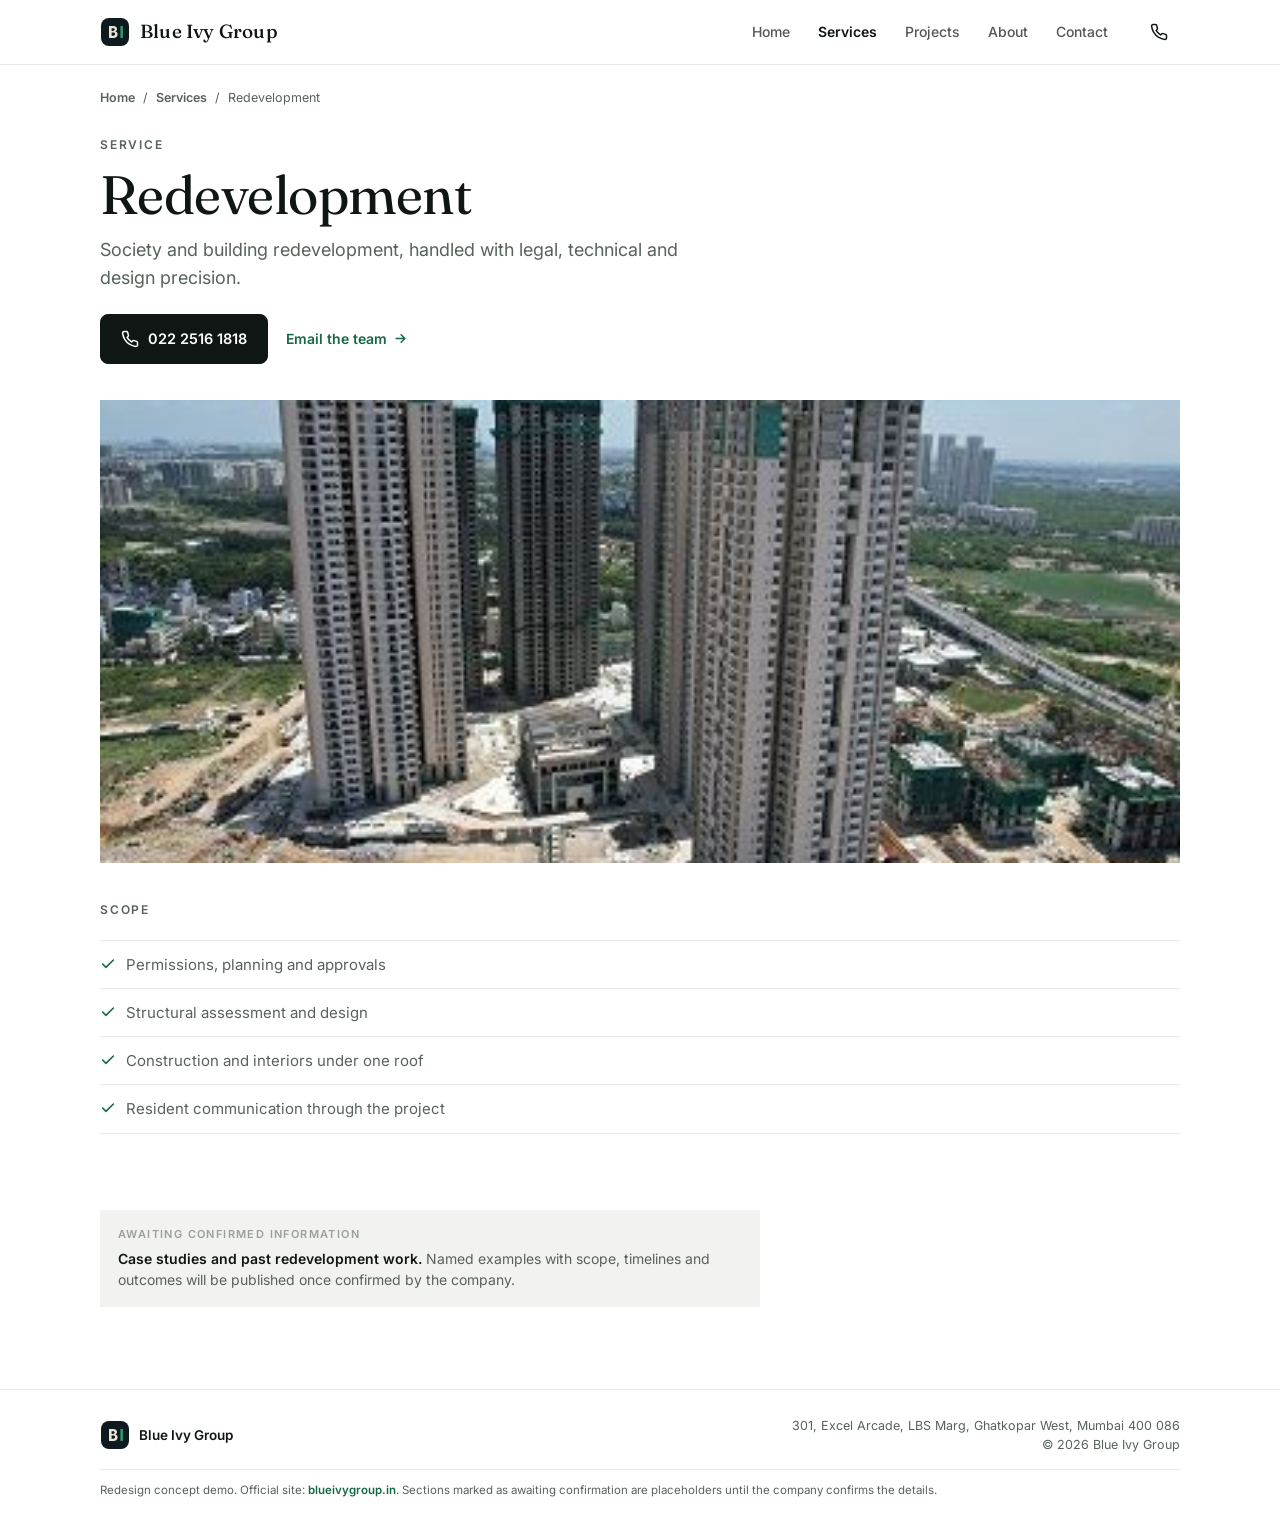
<file: services/redevelopment.html>
<!DOCTYPE html>
<html lang="en">
<head>
<meta charset="utf-8">
<meta name="viewport" content="width=device-width, initial-scale=1, viewport-fit=cover">
<title>Redevelopment - Blue Ivy Group, Mumbai</title>
<meta name="description" content="Society and building redevelopment in Mumbai, handled with legal, technical and design precision - Blue Ivy Group.">
<link rel="canonical" href="https://5hu3hendu.github.io/blue-ivy-group/services/redevelopment.html">
<meta property="og:type" content="website">
<meta property="og:site_name" content="Blue Ivy Group">
<meta property="og:title" content="Redevelopment - Blue Ivy Group, Mumbai">
<meta property="og:description" content="Society and building redevelopment in Mumbai, handled with legal, technical and design precision - Blue Ivy Group.">
<meta property="og:url" content="https://5hu3hendu.github.io/blue-ivy-group/services/redevelopment.html">
<meta property="og:image" content="https://5hu3hendu.github.io/blue-ivy-group/assets/img/og-cover.jpg">
<meta name="twitter:card" content="summary_large_image">
<meta name="theme-color" content="#0c110e">
<link rel="icon" href="../assets/img/icon-192.png" sizes="192x192">
<link rel="apple-touch-icon" href="../assets/img/icon-180.png">
<link rel="manifest" href="../manifest.webmanifest">
<link rel="preconnect" href="https://fonts.googleapis.com">
<link rel="preconnect" href="https://fonts.gstatic.com" crossorigin>
<link href="https://fonts.googleapis.com/css2?family=Fraunces:opsz,wght@9..144,400;9..144,500;9..144,600&family=Inter:wght@400;500;600&display=swap" rel="stylesheet">
<link rel="stylesheet" href="../assets/css/style.css">

</head>
<body class="inner">
<header class="topbar" id="topbar"><div class="wrap topbar-in">
<a class="brand" href="../index.html"><svg width="30" height="30" viewBox="0 0 30 30" fill="none" aria-hidden="true"><rect x="1" y="1" width="28" height="28" rx="8" fill="#0e1a1f"/><path d="M9 21V9h4.2c2.4 0 3.8 1.1 3.8 2.9 0 1.2-.6 2.1-1.7 2.5 1.5.3 2.3 1.4 2.3 2.9 0 2.1-1.6 3.7-4.1 3.7H9zm2.6-7h1.4c1 0 1.6-.5 1.6-1.4s-.6-1.3-1.6-1.3h-1.4V14zm0 4.7h1.7c1.1 0 1.8-.6 1.8-1.6 0-1-.7-1.5-1.8-1.5h-1.7v3.1z" fill="#e9e4d8"/><path d="M20.4 9h2.5v12h-2.5z" fill="#2e9e6b"/></svg><span class="wm">Blue Ivy Group</span></a>
<nav class="nav-d" aria-label="Main"><a href="../index.html">Home</a><a href="../index.html#services" class="on">Services</a><a href="../projects.html">Projects</a><a href="../about.html">About</a><a href="../contact.html">Contact</a></nav>
<div class="hact">
<a class="hico" href="tel:+912225161818" aria-label="Call Blue Ivy Group"><svg width="18" height="18" viewBox="0 0 24 24" fill="none" stroke="currentColor" stroke-width="2" stroke-linecap="round" stroke-linejoin="round" aria-hidden="true"><path d="M22 16.92v3a2 2 0 0 1-2.18 2 19.79 19.79 0 0 1-8.63-3.07 19.5 19.5 0 0 1-6-6 19.79 19.79 0 0 1-3.07-8.67A2 2 0 0 1 4.11 2h3a2 2 0 0 1 2 1.72c.13.96.36 1.9.7 2.81a2 2 0 0 1-.45 2.11L8.09 9.91a16 16 0 0 0 6 6l1.27-1.27a2 2 0 0 1 2.11-.45c.91.34 1.85.57 2.81.7A2 2 0 0 1 22 16.92z"/></svg></a>
<button class="hico" id="menuBtn" aria-label="Open menu" type="button"><svg width="21" height="21" viewBox="0 0 24 24" fill="none" stroke="currentColor" stroke-width="2" stroke-linecap="round" aria-hidden="true"><path d="M3 6h18M3 12h18M3 18h18"/></svg></button>
</div>
</div></header>
<div class="menu" id="menu" aria-hidden="true">
<button class="mclose" id="menuClose" aria-label="Close menu" type="button"><svg width="22" height="22" viewBox="0 0 24 24" fill="none" stroke="currentColor" stroke-width="2" stroke-linecap="round" aria-hidden="true"><path d="M18 6 6 18M6 6l12 12"/></svg></button>
<nav class="mlinks" aria-label="Menu"><a href="../index.html">Home</a><a href="../index.html#services" class="on">Services</a><a href="../projects.html">Projects</a><a href="../about.html">About</a><a href="../contact.html">Contact</a></nav>
<div class="mfoot"><a href="tel:+912225161818">022 2516 1818</a><a href="mailto:info@blueivygroup.in">info@blueivygroup.in</a><span>301, Excel Arcade, LBS Marg, Ghatkopar West, Mumbai 400 086</span></div>
</div>
<main>

<div class="wrap">
<div class="crumb"><a href="../index.html">Home</a> &nbsp;/&nbsp; <a href="../index.html#services">Services</a> &nbsp;/&nbsp; Redevelopment</div>
<div class="head">
<span class="kick">Service</span>
<h1>Redevelopment</h1>
<p class="lede">Society and building redevelopment, handled with legal, technical and design precision.</p>
<div class="ctarow">
<a class="btn" href="tel:+912225161818"><svg width="18" height="18" viewBox="0 0 24 24" fill="none" stroke="currentColor" stroke-width="2" stroke-linecap="round" stroke-linejoin="round" aria-hidden="true"><path d="M22 16.92v3a2 2 0 0 1-2.18 2 19.79 19.79 0 0 1-8.63-3.07 19.5 19.5 0 0 1-6-6 19.79 19.79 0 0 1-3.07-8.67A2 2 0 0 1 4.11 2h3a2 2 0 0 1 2 1.72c.13.96.36 1.9.7 2.81a2 2 0 0 1-.45 2.11L8.09 9.91a16 16 0 0 0 6 6l1.27-1.27a2 2 0 0 1 2.11-.45c.91.34 1.85.57 2.81.7A2 2 0 0 1 22 16.92z"/></svg>022 2516 1818</a>
<a class="tlink" href="mailto:info@blueivygroup.in">Email the team <svg width="15" height="15" viewBox="0 0 24 24" fill="none" stroke="currentColor" stroke-width="2.4" stroke-linecap="round" stroke-linejoin="round" aria-hidden="true"><path d="M5 12h14m-6-6 6 6-6 6"/></svg></a>
</div>
</div>
<div class="svc-hero" data-rv><img src="../assets/img/redevelopment.jpg" alt="Redevelopment project in progress" loading="lazy"></div>
<section>
<div class="secrow" data-rv><span class="kick">Scope</span></div>
<ul class="scope" data-rv><li><svg width="16" height="16" viewBox="0 0 24 24" fill="none" stroke="currentColor" stroke-width="2.4" stroke-linecap="round" stroke-linejoin="round" aria-hidden="true"><path d="M20 6 9 17l-5-5"/></svg>Permissions, planning and approvals</li><li><svg width="16" height="16" viewBox="0 0 24 24" fill="none" stroke="currentColor" stroke-width="2.4" stroke-linecap="round" stroke-linejoin="round" aria-hidden="true"><path d="M20 6 9 17l-5-5"/></svg>Structural assessment and design</li><li><svg width="16" height="16" viewBox="0 0 24 24" fill="none" stroke="currentColor" stroke-width="2.4" stroke-linecap="round" stroke-linejoin="round" aria-hidden="true"><path d="M20 6 9 17l-5-5"/></svg>Construction and interiors under one roof</li><li><svg width="16" height="16" viewBox="0 0 24 24" fill="none" stroke="currentColor" stroke-width="2.4" stroke-linecap="round" stroke-linejoin="round" aria-hidden="true"><path d="M20 6 9 17l-5-5"/></svg>Resident communication through the project</li></ul>
</section>
<section>
<div class="uc" data-rv><span class="ucl">Awaiting confirmed information</span><b>Case studies and past redevelopment work.</b> Named examples with scope, timelines and outcomes will be published once confirmed by the company.</div>
</section>
</div>

</main>
<footer><div class="wrap">
<div class="foot">
<a class="l" href="../index.html"><svg width="30" height="30" viewBox="0 0 30 30" fill="none" aria-hidden="true"><rect x="1" y="1" width="28" height="28" rx="8" fill="#0e1a1f"/><path d="M9 21V9h4.2c2.4 0 3.8 1.1 3.8 2.9 0 1.2-.6 2.1-1.7 2.5 1.5.3 2.3 1.4 2.3 2.9 0 2.1-1.6 3.7-4.1 3.7H9zm2.6-7h1.4c1 0 1.6-.5 1.6-1.4s-.6-1.3-1.6-1.3h-1.4V14zm0 4.7h1.7c1.1 0 1.8-.6 1.8-1.6 0-1-.7-1.5-1.8-1.5h-1.7v3.1z" fill="#e9e4d8"/><path d="M20.4 9h2.5v12h-2.5z" fill="#2e9e6b"/></svg><span>Blue Ivy Group</span></a>
<div class="r">301, Excel Arcade, LBS Marg, Ghatkopar West, Mumbai 400 086<br>&copy; 2026 Blue Ivy Group</div>
</div>
<div class="demo">Redesign concept demo. Official site: <a href="https://blueivygroup.in/" style="color:var(--ivy);font-weight:600">blueivygroup.in</a>. Sections marked as awaiting confirmation are placeholders until the company confirms the details.</div>
</div></footer>
<script src="../assets/js/main.js" defer></script>
</body>
</html>
</file>
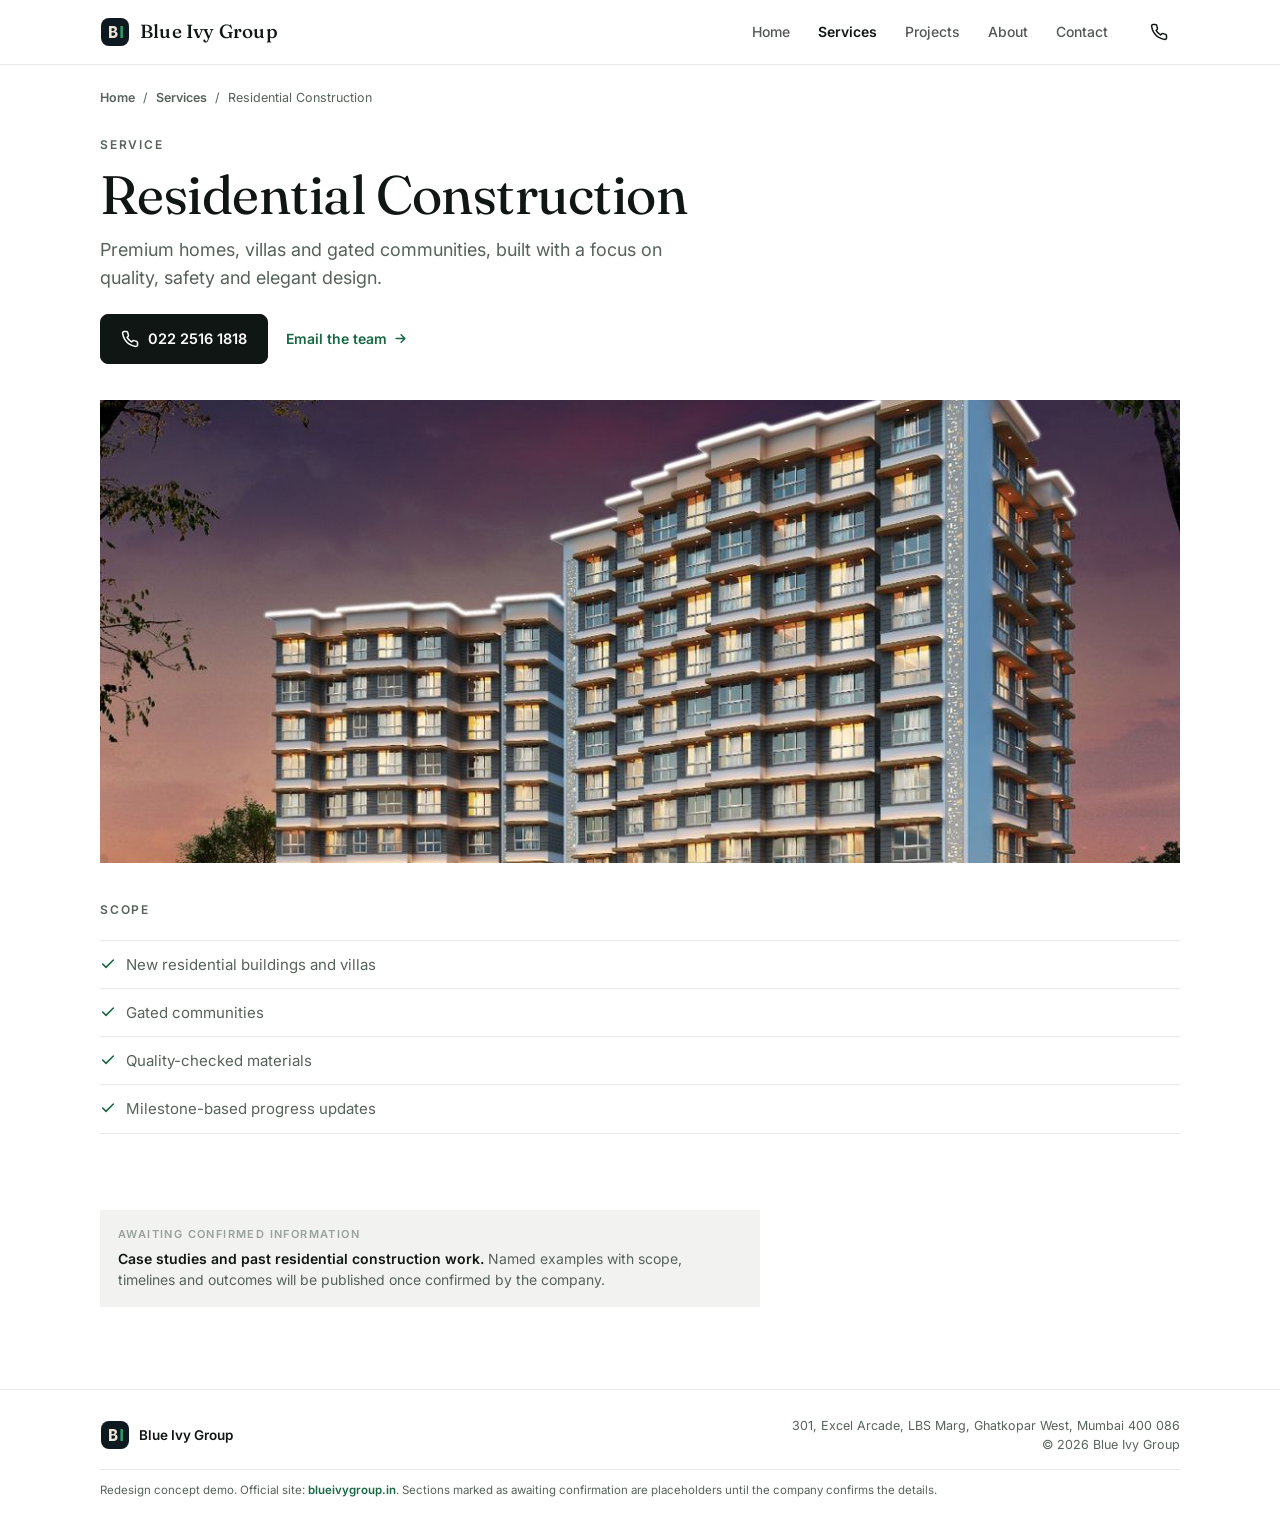
<file: services/residential-construction.html>
<!DOCTYPE html>
<html lang="en">
<head>
<meta charset="utf-8">
<meta name="viewport" content="width=device-width, initial-scale=1, viewport-fit=cover">
<title>Residential Construction - Blue Ivy Group, Mumbai</title>
<meta name="description" content="Residential construction in Mumbai: homes, villas and gated communities built for quality and safety - Blue Ivy Group.">
<link rel="canonical" href="https://5hu3hendu.github.io/blue-ivy-group/services/residential-construction.html">
<meta property="og:type" content="website">
<meta property="og:site_name" content="Blue Ivy Group">
<meta property="og:title" content="Residential Construction - Blue Ivy Group, Mumbai">
<meta property="og:description" content="Residential construction in Mumbai: homes, villas and gated communities built for quality and safety - Blue Ivy Group.">
<meta property="og:url" content="https://5hu3hendu.github.io/blue-ivy-group/services/residential-construction.html">
<meta property="og:image" content="https://5hu3hendu.github.io/blue-ivy-group/assets/img/og-cover.jpg">
<meta name="twitter:card" content="summary_large_image">
<meta name="theme-color" content="#0c110e">
<link rel="icon" href="../assets/img/icon-192.png" sizes="192x192">
<link rel="apple-touch-icon" href="../assets/img/icon-180.png">
<link rel="manifest" href="../manifest.webmanifest">
<link rel="preconnect" href="https://fonts.googleapis.com">
<link rel="preconnect" href="https://fonts.gstatic.com" crossorigin>
<link href="https://fonts.googleapis.com/css2?family=Fraunces:opsz,wght@9..144,400;9..144,500;9..144,600&family=Inter:wght@400;500;600&display=swap" rel="stylesheet">
<link rel="stylesheet" href="../assets/css/style.css">

</head>
<body class="inner">
<header class="topbar" id="topbar"><div class="wrap topbar-in">
<a class="brand" href="../index.html"><svg width="30" height="30" viewBox="0 0 30 30" fill="none" aria-hidden="true"><rect x="1" y="1" width="28" height="28" rx="8" fill="#0e1a1f"/><path d="M9 21V9h4.2c2.4 0 3.8 1.1 3.8 2.9 0 1.2-.6 2.1-1.7 2.5 1.5.3 2.3 1.4 2.3 2.9 0 2.1-1.6 3.7-4.1 3.7H9zm2.6-7h1.4c1 0 1.6-.5 1.6-1.4s-.6-1.3-1.6-1.3h-1.4V14zm0 4.7h1.7c1.1 0 1.8-.6 1.8-1.6 0-1-.7-1.5-1.8-1.5h-1.7v3.1z" fill="#e9e4d8"/><path d="M20.4 9h2.5v12h-2.5z" fill="#2e9e6b"/></svg><span class="wm">Blue Ivy Group</span></a>
<nav class="nav-d" aria-label="Main"><a href="../index.html">Home</a><a href="../index.html#services" class="on">Services</a><a href="../projects.html">Projects</a><a href="../about.html">About</a><a href="../contact.html">Contact</a></nav>
<div class="hact">
<a class="hico" href="tel:+912225161818" aria-label="Call Blue Ivy Group"><svg width="18" height="18" viewBox="0 0 24 24" fill="none" stroke="currentColor" stroke-width="2" stroke-linecap="round" stroke-linejoin="round" aria-hidden="true"><path d="M22 16.92v3a2 2 0 0 1-2.18 2 19.79 19.79 0 0 1-8.63-3.07 19.5 19.5 0 0 1-6-6 19.79 19.79 0 0 1-3.07-8.67A2 2 0 0 1 4.11 2h3a2 2 0 0 1 2 1.72c.13.96.36 1.9.7 2.81a2 2 0 0 1-.45 2.11L8.09 9.91a16 16 0 0 0 6 6l1.27-1.27a2 2 0 0 1 2.11-.45c.91.34 1.85.57 2.81.7A2 2 0 0 1 22 16.92z"/></svg></a>
<button class="hico" id="menuBtn" aria-label="Open menu" type="button"><svg width="21" height="21" viewBox="0 0 24 24" fill="none" stroke="currentColor" stroke-width="2" stroke-linecap="round" aria-hidden="true"><path d="M3 6h18M3 12h18M3 18h18"/></svg></button>
</div>
</div></header>
<div class="menu" id="menu" aria-hidden="true">
<button class="mclose" id="menuClose" aria-label="Close menu" type="button"><svg width="22" height="22" viewBox="0 0 24 24" fill="none" stroke="currentColor" stroke-width="2" stroke-linecap="round" aria-hidden="true"><path d="M18 6 6 18M6 6l12 12"/></svg></button>
<nav class="mlinks" aria-label="Menu"><a href="../index.html">Home</a><a href="../index.html#services" class="on">Services</a><a href="../projects.html">Projects</a><a href="../about.html">About</a><a href="../contact.html">Contact</a></nav>
<div class="mfoot"><a href="tel:+912225161818">022 2516 1818</a><a href="mailto:info@blueivygroup.in">info@blueivygroup.in</a><span>301, Excel Arcade, LBS Marg, Ghatkopar West, Mumbai 400 086</span></div>
</div>
<main>

<div class="wrap">
<div class="crumb"><a href="../index.html">Home</a> &nbsp;/&nbsp; <a href="../index.html#services">Services</a> &nbsp;/&nbsp; Residential Construction</div>
<div class="head">
<span class="kick">Service</span>
<h1>Residential Construction</h1>
<p class="lede">Premium homes, villas and gated communities, built with a focus on quality, safety and elegant design.</p>
<div class="ctarow">
<a class="btn" href="tel:+912225161818"><svg width="18" height="18" viewBox="0 0 24 24" fill="none" stroke="currentColor" stroke-width="2" stroke-linecap="round" stroke-linejoin="round" aria-hidden="true"><path d="M22 16.92v3a2 2 0 0 1-2.18 2 19.79 19.79 0 0 1-8.63-3.07 19.5 19.5 0 0 1-6-6 19.79 19.79 0 0 1-3.07-8.67A2 2 0 0 1 4.11 2h3a2 2 0 0 1 2 1.72c.13.96.36 1.9.7 2.81a2 2 0 0 1-.45 2.11L8.09 9.91a16 16 0 0 0 6 6l1.27-1.27a2 2 0 0 1 2.11-.45c.91.34 1.85.57 2.81.7A2 2 0 0 1 22 16.92z"/></svg>022 2516 1818</a>
<a class="tlink" href="mailto:info@blueivygroup.in">Email the team <svg width="15" height="15" viewBox="0 0 24 24" fill="none" stroke="currentColor" stroke-width="2.4" stroke-linecap="round" stroke-linejoin="round" aria-hidden="true"><path d="M5 12h14m-6-6 6 6-6 6"/></svg></a>
</div>
</div>
<div class="svc-hero" data-rv><img src="../assets/img/siddhanchal.jpg" alt="Design render of a residential project" loading="lazy"></div>
<section>
<div class="secrow" data-rv><span class="kick">Scope</span></div>
<ul class="scope" data-rv><li><svg width="16" height="16" viewBox="0 0 24 24" fill="none" stroke="currentColor" stroke-width="2.4" stroke-linecap="round" stroke-linejoin="round" aria-hidden="true"><path d="M20 6 9 17l-5-5"/></svg>New residential buildings and villas</li><li><svg width="16" height="16" viewBox="0 0 24 24" fill="none" stroke="currentColor" stroke-width="2.4" stroke-linecap="round" stroke-linejoin="round" aria-hidden="true"><path d="M20 6 9 17l-5-5"/></svg>Gated communities</li><li><svg width="16" height="16" viewBox="0 0 24 24" fill="none" stroke="currentColor" stroke-width="2.4" stroke-linecap="round" stroke-linejoin="round" aria-hidden="true"><path d="M20 6 9 17l-5-5"/></svg>Quality-checked materials</li><li><svg width="16" height="16" viewBox="0 0 24 24" fill="none" stroke="currentColor" stroke-width="2.4" stroke-linecap="round" stroke-linejoin="round" aria-hidden="true"><path d="M20 6 9 17l-5-5"/></svg>Milestone-based progress updates</li></ul>
</section>
<section>
<div class="uc" data-rv><span class="ucl">Awaiting confirmed information</span><b>Case studies and past residential construction work.</b> Named examples with scope, timelines and outcomes will be published once confirmed by the company.</div>
</section>
</div>

</main>
<footer><div class="wrap">
<div class="foot">
<a class="l" href="../index.html"><svg width="30" height="30" viewBox="0 0 30 30" fill="none" aria-hidden="true"><rect x="1" y="1" width="28" height="28" rx="8" fill="#0e1a1f"/><path d="M9 21V9h4.2c2.4 0 3.8 1.1 3.8 2.9 0 1.2-.6 2.1-1.7 2.5 1.5.3 2.3 1.4 2.3 2.9 0 2.1-1.6 3.7-4.1 3.7H9zm2.6-7h1.4c1 0 1.6-.5 1.6-1.4s-.6-1.3-1.6-1.3h-1.4V14zm0 4.7h1.7c1.1 0 1.8-.6 1.8-1.6 0-1-.7-1.5-1.8-1.5h-1.7v3.1z" fill="#e9e4d8"/><path d="M20.4 9h2.5v12h-2.5z" fill="#2e9e6b"/></svg><span>Blue Ivy Group</span></a>
<div class="r">301, Excel Arcade, LBS Marg, Ghatkopar West, Mumbai 400 086<br>&copy; 2026 Blue Ivy Group</div>
</div>
<div class="demo">Redesign concept demo. Official site: <a href="https://blueivygroup.in/" style="color:var(--ivy);font-weight:600">blueivygroup.in</a>. Sections marked as awaiting confirmation are placeholders until the company confirms the details.</div>
</div></footer>
<script src="../assets/js/main.js" defer></script>
</body>
</html>
</file>
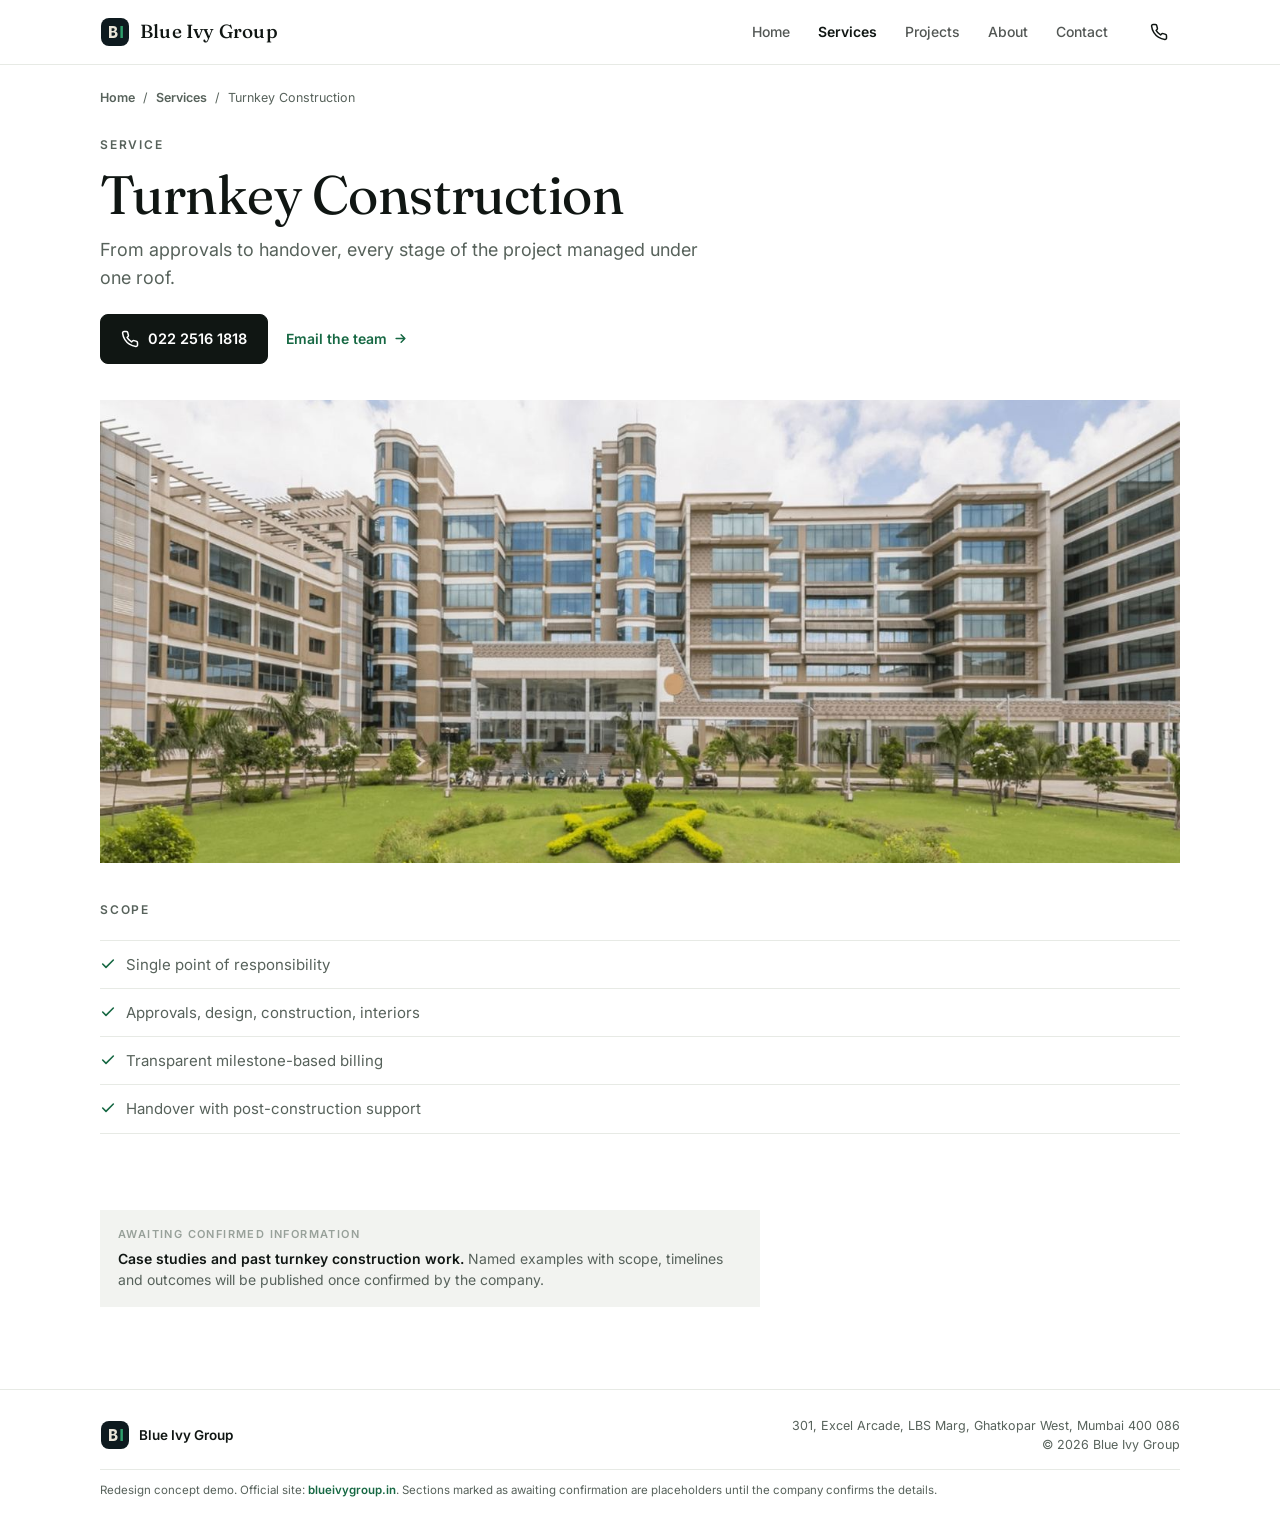
<file: services/turnkey-construction.html>
<!DOCTYPE html>
<html lang="en">
<head>
<meta charset="utf-8">
<meta name="viewport" content="width=device-width, initial-scale=1, viewport-fit=cover">
<title>Turnkey Construction - Blue Ivy Group, Mumbai</title>
<meta name="description" content="Turnkey construction solutions from approvals to handover, every stage under one roof - Blue Ivy Group, Mumbai.">
<link rel="canonical" href="https://5hu3hendu.github.io/blue-ivy-group/services/turnkey-construction.html">
<meta property="og:type" content="website">
<meta property="og:site_name" content="Blue Ivy Group">
<meta property="og:title" content="Turnkey Construction - Blue Ivy Group, Mumbai">
<meta property="og:description" content="Turnkey construction solutions from approvals to handover, every stage under one roof - Blue Ivy Group, Mumbai.">
<meta property="og:url" content="https://5hu3hendu.github.io/blue-ivy-group/services/turnkey-construction.html">
<meta property="og:image" content="https://5hu3hendu.github.io/blue-ivy-group/assets/img/og-cover.jpg">
<meta name="twitter:card" content="summary_large_image">
<meta name="theme-color" content="#0c110e">
<link rel="icon" href="../assets/img/icon-192.png" sizes="192x192">
<link rel="apple-touch-icon" href="../assets/img/icon-180.png">
<link rel="manifest" href="../manifest.webmanifest">
<link rel="preconnect" href="https://fonts.googleapis.com">
<link rel="preconnect" href="https://fonts.gstatic.com" crossorigin>
<link href="https://fonts.googleapis.com/css2?family=Fraunces:opsz,wght@9..144,400;9..144,500;9..144,600&family=Inter:wght@400;500;600&display=swap" rel="stylesheet">
<link rel="stylesheet" href="../assets/css/style.css">

</head>
<body class="inner">
<header class="topbar" id="topbar"><div class="wrap topbar-in">
<a class="brand" href="../index.html"><svg width="30" height="30" viewBox="0 0 30 30" fill="none" aria-hidden="true"><rect x="1" y="1" width="28" height="28" rx="8" fill="#0e1a1f"/><path d="M9 21V9h4.2c2.4 0 3.8 1.1 3.8 2.9 0 1.2-.6 2.1-1.7 2.5 1.5.3 2.3 1.4 2.3 2.9 0 2.1-1.6 3.7-4.1 3.7H9zm2.6-7h1.4c1 0 1.6-.5 1.6-1.4s-.6-1.3-1.6-1.3h-1.4V14zm0 4.7h1.7c1.1 0 1.8-.6 1.8-1.6 0-1-.7-1.5-1.8-1.5h-1.7v3.1z" fill="#e9e4d8"/><path d="M20.4 9h2.5v12h-2.5z" fill="#2e9e6b"/></svg><span class="wm">Blue Ivy Group</span></a>
<nav class="nav-d" aria-label="Main"><a href="../index.html">Home</a><a href="../index.html#services" class="on">Services</a><a href="../projects.html">Projects</a><a href="../about.html">About</a><a href="../contact.html">Contact</a></nav>
<div class="hact">
<a class="hico" href="tel:+912225161818" aria-label="Call Blue Ivy Group"><svg width="18" height="18" viewBox="0 0 24 24" fill="none" stroke="currentColor" stroke-width="2" stroke-linecap="round" stroke-linejoin="round" aria-hidden="true"><path d="M22 16.92v3a2 2 0 0 1-2.18 2 19.79 19.79 0 0 1-8.63-3.07 19.5 19.5 0 0 1-6-6 19.79 19.79 0 0 1-3.07-8.67A2 2 0 0 1 4.11 2h3a2 2 0 0 1 2 1.72c.13.96.36 1.9.7 2.81a2 2 0 0 1-.45 2.11L8.09 9.91a16 16 0 0 0 6 6l1.27-1.27a2 2 0 0 1 2.11-.45c.91.34 1.85.57 2.81.7A2 2 0 0 1 22 16.92z"/></svg></a>
<button class="hico" id="menuBtn" aria-label="Open menu" type="button"><svg width="21" height="21" viewBox="0 0 24 24" fill="none" stroke="currentColor" stroke-width="2" stroke-linecap="round" aria-hidden="true"><path d="M3 6h18M3 12h18M3 18h18"/></svg></button>
</div>
</div></header>
<div class="menu" id="menu" aria-hidden="true">
<button class="mclose" id="menuClose" aria-label="Close menu" type="button"><svg width="22" height="22" viewBox="0 0 24 24" fill="none" stroke="currentColor" stroke-width="2" stroke-linecap="round" aria-hidden="true"><path d="M18 6 6 18M6 6l12 12"/></svg></button>
<nav class="mlinks" aria-label="Menu"><a href="../index.html">Home</a><a href="../index.html#services" class="on">Services</a><a href="../projects.html">Projects</a><a href="../about.html">About</a><a href="../contact.html">Contact</a></nav>
<div class="mfoot"><a href="tel:+912225161818">022 2516 1818</a><a href="mailto:info@blueivygroup.in">info@blueivygroup.in</a><span>301, Excel Arcade, LBS Marg, Ghatkopar West, Mumbai 400 086</span></div>
</div>
<main>

<div class="wrap">
<div class="crumb"><a href="../index.html">Home</a> &nbsp;/&nbsp; <a href="../index.html#services">Services</a> &nbsp;/&nbsp; Turnkey Construction</div>
<div class="head">
<span class="kick">Service</span>
<h1>Turnkey Construction</h1>
<p class="lede">From approvals to handover, every stage of the project managed under one roof.</p>
<div class="ctarow">
<a class="btn" href="tel:+912225161818"><svg width="18" height="18" viewBox="0 0 24 24" fill="none" stroke="currentColor" stroke-width="2" stroke-linecap="round" stroke-linejoin="round" aria-hidden="true"><path d="M22 16.92v3a2 2 0 0 1-2.18 2 19.79 19.79 0 0 1-8.63-3.07 19.5 19.5 0 0 1-6-6 19.79 19.79 0 0 1-3.07-8.67A2 2 0 0 1 4.11 2h3a2 2 0 0 1 2 1.72c.13.96.36 1.9.7 2.81a2 2 0 0 1-.45 2.11L8.09 9.91a16 16 0 0 0 6 6l1.27-1.27a2 2 0 0 1 2.11-.45c.91.34 1.85.57 2.81.7A2 2 0 0 1 22 16.92z"/></svg>022 2516 1818</a>
<a class="tlink" href="mailto:info@blueivygroup.in">Email the team <svg width="15" height="15" viewBox="0 0 24 24" fill="none" stroke="currentColor" stroke-width="2.4" stroke-linecap="round" stroke-linejoin="round" aria-hidden="true"><path d="M5 12h14m-6-6 6 6-6 6"/></svg></a>
</div>
</div>
<div class="svc-hero" data-rv><img src="../assets/img/hero.jpg" alt="A completed project by Blue Ivy Group" loading="lazy"></div>
<section>
<div class="secrow" data-rv><span class="kick">Scope</span></div>
<ul class="scope" data-rv><li><svg width="16" height="16" viewBox="0 0 24 24" fill="none" stroke="currentColor" stroke-width="2.4" stroke-linecap="round" stroke-linejoin="round" aria-hidden="true"><path d="M20 6 9 17l-5-5"/></svg>Single point of responsibility</li><li><svg width="16" height="16" viewBox="0 0 24 24" fill="none" stroke="currentColor" stroke-width="2.4" stroke-linecap="round" stroke-linejoin="round" aria-hidden="true"><path d="M20 6 9 17l-5-5"/></svg>Approvals, design, construction, interiors</li><li><svg width="16" height="16" viewBox="0 0 24 24" fill="none" stroke="currentColor" stroke-width="2.4" stroke-linecap="round" stroke-linejoin="round" aria-hidden="true"><path d="M20 6 9 17l-5-5"/></svg>Transparent milestone-based billing</li><li><svg width="16" height="16" viewBox="0 0 24 24" fill="none" stroke="currentColor" stroke-width="2.4" stroke-linecap="round" stroke-linejoin="round" aria-hidden="true"><path d="M20 6 9 17l-5-5"/></svg>Handover with post-construction support</li></ul>
</section>
<section>
<div class="uc" data-rv><span class="ucl">Awaiting confirmed information</span><b>Case studies and past turnkey construction work.</b> Named examples with scope, timelines and outcomes will be published once confirmed by the company.</div>
</section>
</div>

</main>
<footer><div class="wrap">
<div class="foot">
<a class="l" href="../index.html"><svg width="30" height="30" viewBox="0 0 30 30" fill="none" aria-hidden="true"><rect x="1" y="1" width="28" height="28" rx="8" fill="#0e1a1f"/><path d="M9 21V9h4.2c2.4 0 3.8 1.1 3.8 2.9 0 1.2-.6 2.1-1.7 2.5 1.5.3 2.3 1.4 2.3 2.9 0 2.1-1.6 3.7-4.1 3.7H9zm2.6-7h1.4c1 0 1.6-.5 1.6-1.4s-.6-1.3-1.6-1.3h-1.4V14zm0 4.7h1.7c1.1 0 1.8-.6 1.8-1.6 0-1-.7-1.5-1.8-1.5h-1.7v3.1z" fill="#e9e4d8"/><path d="M20.4 9h2.5v12h-2.5z" fill="#2e9e6b"/></svg><span>Blue Ivy Group</span></a>
<div class="r">301, Excel Arcade, LBS Marg, Ghatkopar West, Mumbai 400 086<br>&copy; 2026 Blue Ivy Group</div>
</div>
<div class="demo">Redesign concept demo. Official site: <a href="https://blueivygroup.in/" style="color:var(--ivy);font-weight:600">blueivygroup.in</a>. Sections marked as awaiting confirmation are placeholders until the company confirms the details.</div>
</div></footer>
<script src="../assets/js/main.js" defer></script>
</body>
</html>
</file>
<file: assets/css/style.css>
:root{
  --ink:#101613; --ink2:#57625b; --ivy:#166843;
  --bg:#ffffff; --soft:#f2f3f0; --line:#e7eae5; --line2:#cfd6cf; --dark:#0c110e;
  --maxw:1120px;
  --font-d:'Fraunces',Georgia,serif; --font-b:'Inter',system-ui,-apple-system,sans-serif;
}
*{margin:0;padding:0;box-sizing:border-box}
html{scroll-behavior:smooth;-webkit-text-size-adjust:100%}
body{font-family:var(--font-b);background:var(--bg);color:var(--ink);line-height:1.55;font-size:16px}
body.lock{overflow:hidden}
img{max-width:100%;display:block}
a{color:inherit;text-decoration:none}
.wrap{max-width:var(--maxw);margin:0 auto;padding:0 20px}
main{min-height:62vh}
body.inner main{padding-top:64px}

/* ---------- header ---------- */
.topbar{position:fixed;top:0;left:0;right:0;z-index:60;color:#fff;border-bottom:1px solid transparent;transition:background .25s ease,color .25s ease,border-color .25s ease}
.topbar.solid,body.inner .topbar{background:rgba(255,255,255,.88);backdrop-filter:blur(14px);-webkit-backdrop-filter:blur(14px);color:var(--ink);border-bottom-color:var(--line)}
.topbar-in{display:flex;align-items:center;justify-content:space-between;height:64px;gap:12px}
.brand{display:flex;align-items:center;gap:10px;font-weight:600}
.brand svg{flex:none}
.brand .wm{font-family:var(--font-d);font-size:19px;font-weight:500;letter-spacing:.2px}
.nav-d{display:flex;gap:4px;margin-left:auto;margin-right:6px}
.nav-d a{font-size:14px;font-weight:500;padding:8px 12px;border-radius:8px;opacity:.72}
.nav-d a:hover{opacity:1}
.nav-d a.on{opacity:1;font-weight:600}
@media(max-width:900px){.nav-d{display:none}}
.hact{display:flex;align-items:center;gap:2px}
.hico{display:inline-flex;align-items:center;justify-content:center;width:42px;height:42px;border:none;background:none;color:inherit;cursor:pointer;border-radius:10px}
.hico:hover{background:rgba(128,128,128,.14)}
@media (prefers-reduced-motion:no-preference){.hico{transition:transform .12s ease}.hico:active{transform:scale(.9)}}

/* ---------- menu overlay ---------- */
.menu{position:fixed;inset:0;z-index:70;background:var(--dark);color:#f3f1ea;display:flex;flex-direction:column;justify-content:center;padding:0 26px;visibility:hidden;opacity:0}
.menu.open{visibility:visible;opacity:1}
@media (prefers-reduced-motion:no-preference){.menu{transition:opacity .28s ease,visibility .28s ease}}
.mclose{position:absolute;top:11px;right:14px;width:42px;height:42px;display:flex;align-items:center;justify-content:center;background:none;border:none;color:inherit;cursor:pointer;border-radius:10px}
.mlinks{display:flex;flex-direction:column}
.mlinks a{font-family:var(--font-d);font-weight:400;font-size:clamp(34px,9vw,50px);line-height:1.28;color:#f3f1ea}
.mlinks a.on{color:#63bd8d}
@media (prefers-reduced-motion:no-preference){
.mlinks a{opacity:0;transform:translateY(16px);transition:opacity .3s ease,transform .3s ease}
.menu.open .mlinks a{opacity:1;transform:none}
}
.mfoot{position:absolute;bottom:max(26px,env(safe-area-inset-bottom));left:26px;right:26px;font-size:13.5px;color:#9aa39c;display:flex;flex-wrap:wrap;gap:6px 20px}
.mfoot a{color:#e8e6de}

/* ---------- hero (home) ---------- */
.hero{position:relative;height:100svh;min-height:540px;max-height:960px;overflow:hidden;background:var(--dark)}
.hero-img{position:absolute;inset:0;z-index:0}
.hero-img .hpi{position:absolute;top:0;left:0;width:100%;max-width:none;height:100%;object-fit:cover;object-position:center 60%;opacity:0}
.hero-img .hpi.under{opacity:1;z-index:1}
.hero-img .hpi.on{opacity:1;z-index:2;transition:opacity 1.6s ease}
.hero-img .hpi.panning{will-change:transform}
.hero-cap{position:absolute;right:16px;bottom:16px;z-index:3;color:rgba(255,255,255,.75);font-size:10.5px;font-weight:600;letter-spacing:1.4px;text-transform:uppercase;text-align:right;max-width:46%}
.hero-scrim{position:absolute;inset:0;background:linear-gradient(180deg,rgba(9,13,11,.38) 0%,rgba(9,13,11,0) 32%,rgba(9,13,11,0) 52%,rgba(9,13,11,.64) 100%)}.hero-txt{position:absolute;left:0;right:0;bottom:60px;color:#fff}
.hero-kick{font-size:12px;font-weight:600;letter-spacing:2px;text-transform:uppercase;color:rgba(255,255,255,.8)}
.hero-txt h1{font-family:var(--font-d);font-weight:400;font-size:clamp(29px,6.4vw,54px);line-height:1.09;letter-spacing:-.01em;max-width:640px;margin-top:10px}
@media (prefers-reduced-motion:no-preference){
.hero-kick{opacity:0;transform:translateY(12px);animation:heroIn .7s ease .15s forwards}
.hero-txt h1{opacity:0;transform:translateY(12px);animation:heroIn .7s ease .3s forwards}
}
@keyframes heroIn{to{opacity:1;transform:none}}
.hero-scroll{position:absolute;left:50%;bottom:14px;transform:translateX(-50%);color:rgba(255,255,255,.85);display:flex;align-items:center;justify-content:center;width:40px;height:40px}
@media (prefers-reduced-motion:no-preference){.hero-scroll svg{animation:bob 2.2s ease-in-out infinite}}
@keyframes bob{0%,100%{transform:translateY(0)}50%{transform:translateY(5px)}}

/* ---------- statement + facts ---------- */
.stmt{padding:58px 0 6px}
.big{font-family:var(--font-d);font-weight:400;font-size:clamp(25px,5.2vw,42px);line-height:1.18;letter-spacing:-.01em;max-width:860px}
.facts{display:grid;grid-template-columns:repeat(3,1fr);gap:24px;margin-top:36px;padding:24px 0;border-top:1px solid var(--line);border-bottom:1px solid var(--line)}
@media(max-width:760px){.facts{grid-template-columns:1fr;gap:16px}}
.fact .fv{font-family:var(--font-d);font-size:23px;font-weight:500;display:flex;align-items:center;gap:8px}
.fact .fv svg{flex:none}
.fact .fk{font-size:13px;color:var(--ink2);margin-top:3px}

/* ---------- sections ---------- */
section{padding:38px 0}
.secrow{display:flex;align-items:baseline;justify-content:space-between;gap:14px;margin-bottom:20px}
.kick{font-size:12px;font-weight:600;letter-spacing:1.8px;text-transform:uppercase;color:var(--ink2)}

/* text link with drawing underline */
.tlink{color:var(--ivy);font-weight:600;font-size:14px;position:relative;display:inline-flex;align-items:center;gap:6px;white-space:nowrap}
.tlink::after{content:"";position:absolute;left:0;right:0;bottom:-2px;height:1px;background:currentColor;transform:scaleX(0);transform-origin:left}
@media (prefers-reduced-motion:no-preference){.tlink::after{transition:transform .22s ease}}
.tlink:hover::after{transform:scaleX(1)}

/* ---------- projects (editorial, no cards) ---------- */
.plist{display:grid;grid-template-columns:repeat(3,1fr);gap:30px 18px}
@media(max-width:900px){.plist{grid-template-columns:1fr;gap:30px}}
.pitem{display:block}
.pimg{overflow:hidden;background:var(--soft)}
.pimg img{width:100%;aspect-ratio:16/10;object-fit:cover;transform:scale(1.08);will-change:transform}
.pt{font-weight:600;font-size:17px;margin-top:13px}
.pl{font-size:13.5px;color:var(--ink2);margin-top:2px}
.pc{font-size:11px;font-weight:600;letter-spacing:1.2px;text-transform:uppercase;color:#98a19a;margin-top:6px}

/* ---------- services (numbered rows) ---------- */
.slist{border-top:1px solid var(--line)}
.srow{display:flex;align-items:center;gap:16px;padding:16px 2px;border-bottom:1px solid var(--line)}
@media (prefers-reduced-motion:no-preference){
.srow{transition:background .18s ease}
.srow:active{background:var(--soft)}
.srow .sa{transition:transform .18s ease}
.srow:hover .sa{transform:translateX(4px)}
}
.sn{font-family:var(--font-d);font-size:14px;color:#9aa39c;width:26px;flex:none}
.st{flex:1;font-weight:600;font-size:16.5px;line-height:1.3}
.st small{display:block;font-weight:400;font-size:13.5px;color:var(--ink2);margin-top:2px}
.sa{color:var(--ivy);display:flex;flex:none}

/* ---------- people ---------- */
.person{display:flex;align-items:center;gap:14px;padding:4px 0}
.avatar{width:52px;height:52px;border-radius:50%;background:var(--ink);color:#e9e4d8;display:flex;align-items:center;justify-content:center;font-family:var(--font-d);font-size:20px;flex:none}
.person .n{font-weight:600;font-size:16px}
.person .r{font-size:13px;color:var(--ink2)}

/* ---------- quiet pending blocks ---------- */
.uc{background:var(--soft);padding:16px 18px;color:var(--ink2);font-size:14px;max-width:660px}
.uc .ucl{display:block;font-size:11px;font-weight:600;letter-spacing:1.4px;text-transform:uppercase;color:#98a19a;margin-bottom:5px}
.uc b{color:var(--ink);font-weight:600}
.ucg{display:grid;grid-template-columns:repeat(3,1fr);gap:12px}
@media(max-width:760px){.ucg{grid-template-columns:1fr}}
.ucg .uc{max-width:none}

/* ---------- contact block ---------- */
.big2{font-family:var(--font-d);font-weight:400;font-size:clamp(28px,5.6vw,46px);letter-spacing:-.01em}
.btn{display:inline-flex;align-items:center;gap:9px;background:var(--ink);color:#fff;padding:13px 20px;border-radius:8px;font-weight:600;font-size:14.5px;border:1px solid var(--ink)}
.btn:hover{background:#232d27}
@media (prefers-reduced-motion:no-preference){.btn{transition:transform .12s ease,background .2s ease}.btn:active{transform:scale(.97)}}
.ctarow{display:flex;align-items:center;gap:18px;flex-wrap:wrap;margin:22px 0 6px}
.clines{margin-top:16px;border-top:1px solid var(--line)}
.cline{display:flex;align-items:flex-start;gap:10px;padding:10px 0;border-bottom:1px solid var(--line);font-size:15px}
.cline svg{flex:none;margin-top:3px;color:var(--ivy)}

/* ---------- inner pages ---------- */
.crumb{font-size:12.5px;color:var(--ink2);padding-top:24px}
.crumb a{font-weight:600;color:var(--ink2)}
.crumb a:hover{color:var(--ink)}
.head{padding:24px 0 6px}
.head h1{font-family:var(--font-d);font-weight:420;font-size:clamp(33px,6.4vw,54px);line-height:1.07;letter-spacing:-.01em;margin:10px 0 12px}
.lede{font-size:clamp(15.5px,2.4vw,18px);color:var(--ink2);max-width:620px}

.split{display:grid;grid-template-columns:1.2fr .8fr;gap:36px;align-items:start}
@media(max-width:860px){.split{grid-template-columns:1fr}}
.prose p{color:var(--ink2);margin-bottom:14px;font-size:15.5px}
.prose p b{color:var(--ink)}
.facts2{border-top:1px solid var(--line)}
.facts2 .row{display:flex;justify-content:space-between;gap:12px;padding:12px 0;border-bottom:1px solid var(--line)}
.facts2 .k{font-size:13px;color:var(--ink2)}
.facts2 .v{font-size:13.5px;font-weight:600;text-align:right}

.svc-hero{margin-top:24px;overflow:hidden}
.svc-hero img{width:100%;aspect-ratio:21/9;object-fit:cover}
ul.scope{list-style:none;border-top:1px solid var(--line);margin-top:4px}
ul.scope li{display:flex;gap:10px;padding:12px 0;border-bottom:1px solid var(--line);font-size:15px;color:var(--ink2)}
ul.scope li svg{flex:none;margin-top:3px;color:var(--ivy)}

.cgrid{display:grid;grid-template-columns:1fr 1fr;gap:40px}
@media(max-width:860px){.cgrid{grid-template-columns:1fr;gap:28px}}
.cblock h3{font-size:12px;font-weight:600;letter-spacing:1.6px;text-transform:uppercase;color:var(--ink2);margin-bottom:4px}
.map{overflow:hidden;margin-top:16px}
.map iframe{width:100%;height:280px;border:0;display:block}
form.qform{display:grid;gap:10px;margin-top:8px}
form.qform input,form.qform textarea{font-family:var(--font-b);font-size:15px;padding:12px 13px;border:1px solid var(--line2);border-radius:7px;background:#fff;color:var(--ink);width:100%}
form.qform input:focus,form.qform textarea:focus{outline:2px solid var(--ivy);outline-offset:-1px}
form.qform button{font-family:var(--font-b);font-size:14.5px;font-weight:600;padding:13px;border:none;border-radius:8px;background:var(--ink);color:#fff;cursor:pointer}
form.qform button:hover{background:#232d27}
.form-note{font-size:12.5px;color:var(--ink2)}

/* ---------- footer ---------- */
footer{border-top:1px solid var(--line);margin-top:44px;padding:26px 0 34px}
.foot{display:flex;justify-content:space-between;gap:14px;flex-wrap:wrap;align-items:center}
.foot .l{display:flex;align-items:center;gap:9px;font-size:13.5px;font-weight:600}
.foot .r{font-size:12.5px;color:var(--ink2);text-align:right}
.demo{font-size:11.5px;color:var(--ink2);margin-top:14px;padding-top:12px;border-top:1px solid var(--line)}

/* ---------- scroll reveal ---------- */
@media (prefers-reduced-motion:no-preference){
[data-rv]{opacity:0;transform:translateY(16px);transition:opacity .5s ease,transform .5s ease}
[data-rv].in{opacity:1;transform:none}
}
@media(min-width:901px){#menuBtn{display:none}}
</file>
